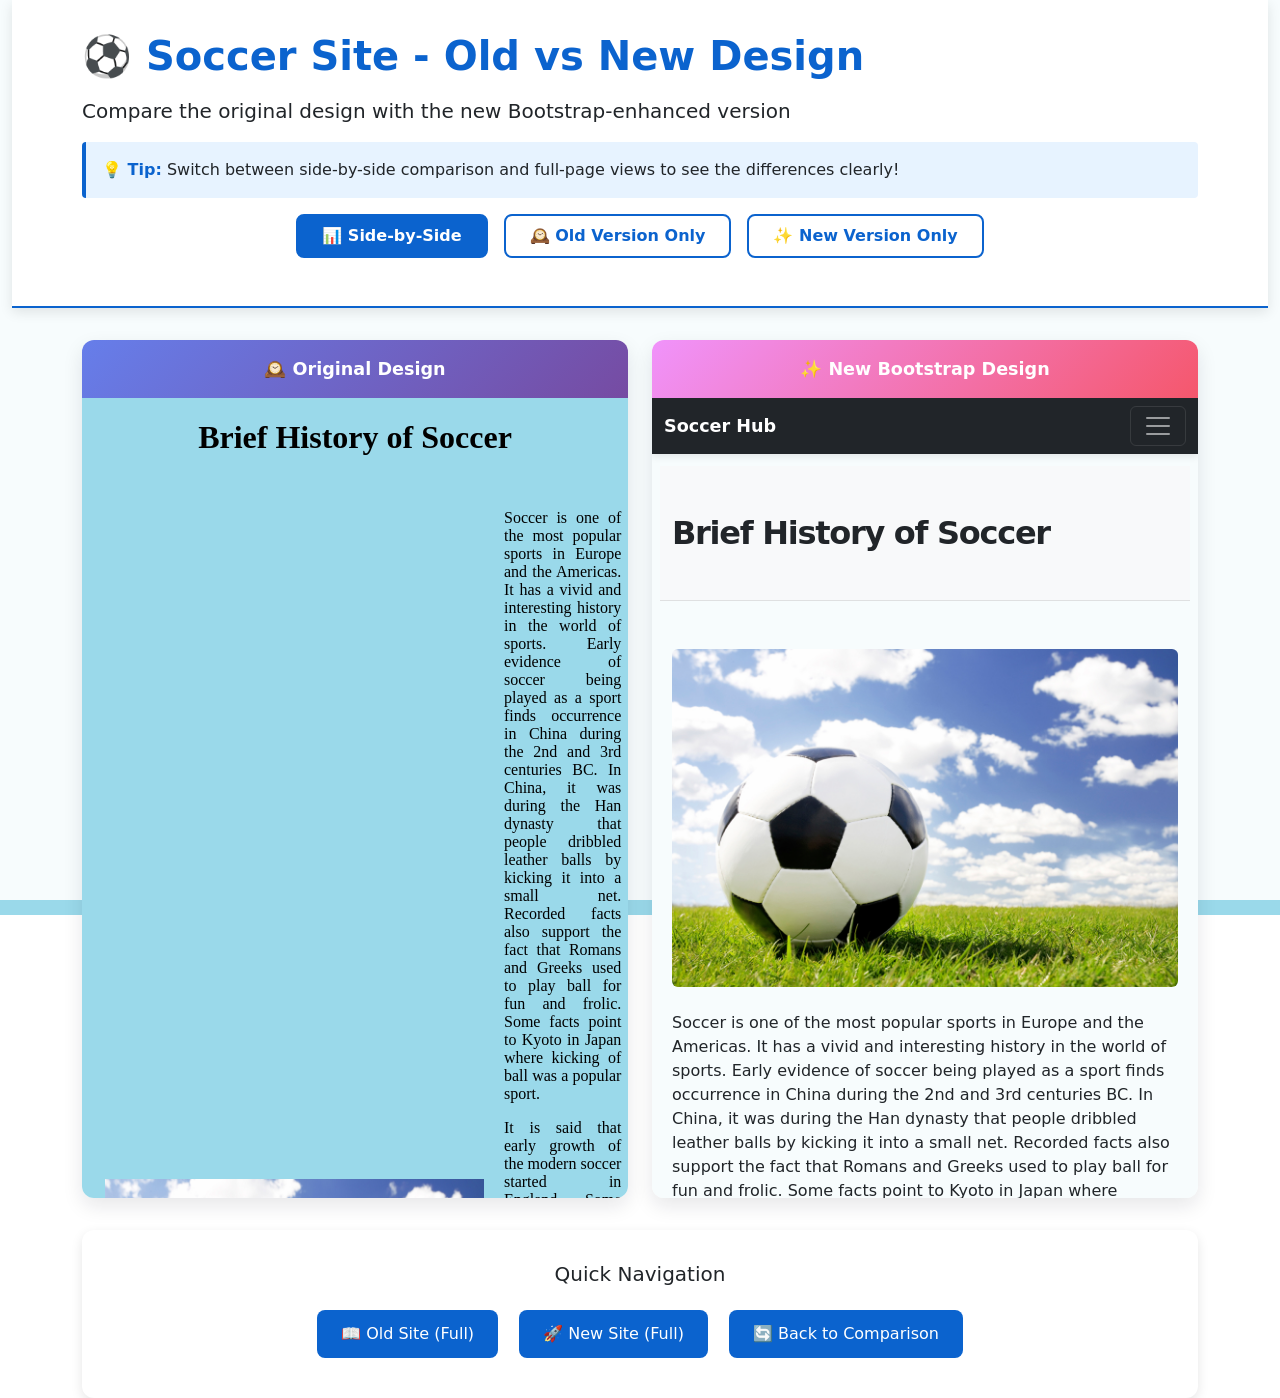
<file: index.html>
<!DOCTYPE html>
<html lang="en">
<head>
  <meta charset="utf-8">
  <meta name="viewport" content="width=device-width, initial-scale=1.0">
  <title>Soccer Site - Old vs New Comparison</title>
  <link href="https://cdn.jsdelivr.net/npm/bootstrap@5.3.0/dist/css/bootstrap.min.css" rel="stylesheet">
  <style>
    :root {
      --primary-color: #0b63ce;
    }

    body {
      background: linear-gradient(180deg, rgba(255,255,255,0.92), rgba(255,255,255,0.92)),
        url("site-new/Image/background.jpg") center/cover no-repeat fixed;
      background-attachment: fixed;
    }

    .comparison-header {
      background: white;
      border-bottom: 2px solid var(--primary-color);
      padding: 2rem 1rem;
      margin-bottom: 2rem;
      box-shadow: 0 4px 12px rgba(0, 0, 0, 0.1);
    }

    .comparison-header h1 {
      color: var(--primary-color);
      font-weight: 700;
      margin-bottom: 1rem;
    }

    .view-controls {
      display: flex;
      gap: 1rem;
      flex-wrap: wrap;
      justify-content: center;
      margin-bottom: 1rem;
    }

    .view-btn {
      padding: 0.5rem 1.5rem;
      border: 2px solid var(--primary-color);
      background: white;
      color: var(--primary-color);
      border-radius: 0.5rem;
      cursor: pointer;
      font-weight: 600;
      transition: all 0.2s;
      text-decoration: none;
      display: inline-block;
    }

    .view-btn:hover,
    .view-btn.active {
      background: var(--primary-color);
      color: white;
    }

    .comparison-container {
      display: grid;
      grid-template-columns: 1fr 1fr;
      gap: 1.5rem;
      margin-bottom: 2rem;
    }

    .version-panel {
      background: white;
      border-radius: 0.75rem;
      overflow: hidden;
      box-shadow: 0 8px 20px rgba(15, 23, 42, 0.1);
    }

    .version-label {
      background: linear-gradient(135deg, #667eea 0%, #764ba2 100%);
      color: white;
      padding: 1rem;
      text-align: center;
      font-weight: 700;
      font-size: 1.1rem;
    }

    .version-panel:nth-child(2) .version-label {
      background: linear-gradient(135deg, #f093fb 0%, #f5576c 100%);
    }

    iframe {
      width: 100%;
      height: 800px;
      border: none;
      display: block;
    }

    .single-view {
      max-width: 1200px;
      margin: 0 auto;
      background: white;
      border-radius: 0.75rem;
      box-shadow: 0 8px 20px rgba(15, 23, 42, 0.1);
      overflow: hidden;
    }

    .single-view .version-label {
      background: linear-gradient(135deg, #667eea 0%, #764ba2 100%);
    }

    .single-view.new .version-label {
      background: linear-gradient(135deg, #f093fb 0%, #f5576c 100%);
    }

    .single-view iframe {
      height: 1000px;
    }

    .info-banner {
      background: #e7f3ff;
      border-left: 4px solid var(--primary-color);
      padding: 1rem;
      margin-bottom: 1rem;
      border-radius: 0.25rem;
    }

    .info-banner strong {
      color: var(--primary-color);
    }

    @media (max-width: 1024px) {
      .comparison-container {
        grid-template-columns: 1fr;
      }

      .view-controls {
        justify-content: flex-start;
      }
    }

    .footer-nav {
      text-align: center;
      margin-top: 2rem;
      padding: 2rem 1rem;
      background: white;
      border-radius: 0.75rem;
      box-shadow: 0 4px 12px rgba(0, 0, 0, 0.1);
    }

    .footer-nav a {
      display: inline-block;
      margin: 0.5rem;
      padding: 0.75rem 1.5rem;
      background: var(--primary-color);
      color: white;
      text-decoration: none;
      border-radius: 0.5rem;
      transition: background 0.2s;
    }

    .footer-nav a:hover {
      background: #0951a4;
    }
  </style>
</head>
<body>
  <div class="container-fluid">
    <div class="comparison-header">
      <div class="container">
        <h1>⚽ Soccer Site - Old vs New Design</h1>
        <p class="lead mb-3">Compare the original design with the new Bootstrap-enhanced version</p>
        
        <div class="info-banner">
          <strong>💡 Tip:</strong> Switch between side-by-side comparison and full-page views to see the differences clearly!
        </div>

        <div class="view-controls">
          <button class="view-btn active" onclick="showComparison()">📊 Side-by-Side</button>
          <button class="view-btn" onclick="showOldOnly()">🕰️ Old Version Only</button>
          <button class="view-btn" onclick="showNewOnly()">✨ New Version Only</button>
        </div>
      </div>
    </div>

    <div class="container">
      <!-- Side-by-side comparison view -->
      <div id="comparisonView" class="comparison-container">
        <div class="version-panel">
          <div class="version-label">🕰️ Original Design</div>
          <iframe src="site-old/Soccer.htm" title="Original Soccer Site"></iframe>
        </div>
        <div class="version-panel">
          <div class="version-label">✨ New Bootstrap Design</div>
          <iframe src="site-new/Soccer.htm" title="New Soccer Site with Bootstrap"></iframe>
        </div>
      </div>

      <!-- Old version only view -->
      <div id="oldOnlyView" class="single-view" style="display: none;">
        <div class="version-label">🕰️ Original Design</div>
        <iframe src="site-old/Soccer.htm" title="Original Soccer Site"></iframe>
      </div>

      <!-- New version only view -->
      <div id="newOnlyView" class="single-view new" style="display: none;">
        <div class="version-label">✨ New Bootstrap Design</div>
        <iframe src="site-new/Soccer.htm" title="New Soccer Site with Bootstrap"></iframe>
      </div>

      <!-- Navigation footer -->
      <div class="footer-nav">
        <h5 class="mb-3">Quick Navigation</h5>
        <a href="site-old/Soccer.htm" target="_blank">📖 Old Site (Full)</a>
        <a href="site-new/Soccer.htm" target="_blank">🚀 New Site (Full)</a>
        <a href="#" onclick="showComparison(); return false;">🔄 Back to Comparison</a>
      </div>
    </div>
  </div>

  <script>
    function showComparison() {
      document.getElementById('comparisonView').style.display = 'grid';
      document.getElementById('oldOnlyView').style.display = 'none';
      document.getElementById('newOnlyView').style.display = 'none';
      updateButtonStates('comparison');
    }

    function showOldOnly() {
      document.getElementById('comparisonView').style.display = 'none';
      document.getElementById('oldOnlyView').style.display = 'block';
      document.getElementById('newOnlyView').style.display = 'none';
      updateButtonStates('old');
    }

    function showNewOnly() {
      document.getElementById('comparisonView').style.display = 'none';
      document.getElementById('oldOnlyView').style.display = 'none';
      document.getElementById('newOnlyView').style.display = 'block';
      updateButtonStates('new');
    }

    function updateButtonStates(view) {
      const buttons = document.querySelectorAll('.view-btn');
      buttons.forEach(btn => btn.classList.remove('active'));
      
      if (view === 'comparison') buttons[0].classList.add('active');
      else if (view === 'old') buttons[1].classList.add('active');
      else if (view === 'new') buttons[2].classList.add('active');
    }
  </script>

  <script src="https://cdn.jsdelivr.net/npm/bootstrap@5.3.0/dist/js/bootstrap.bundle.min.js"></script>
</body>
</html>
</file>
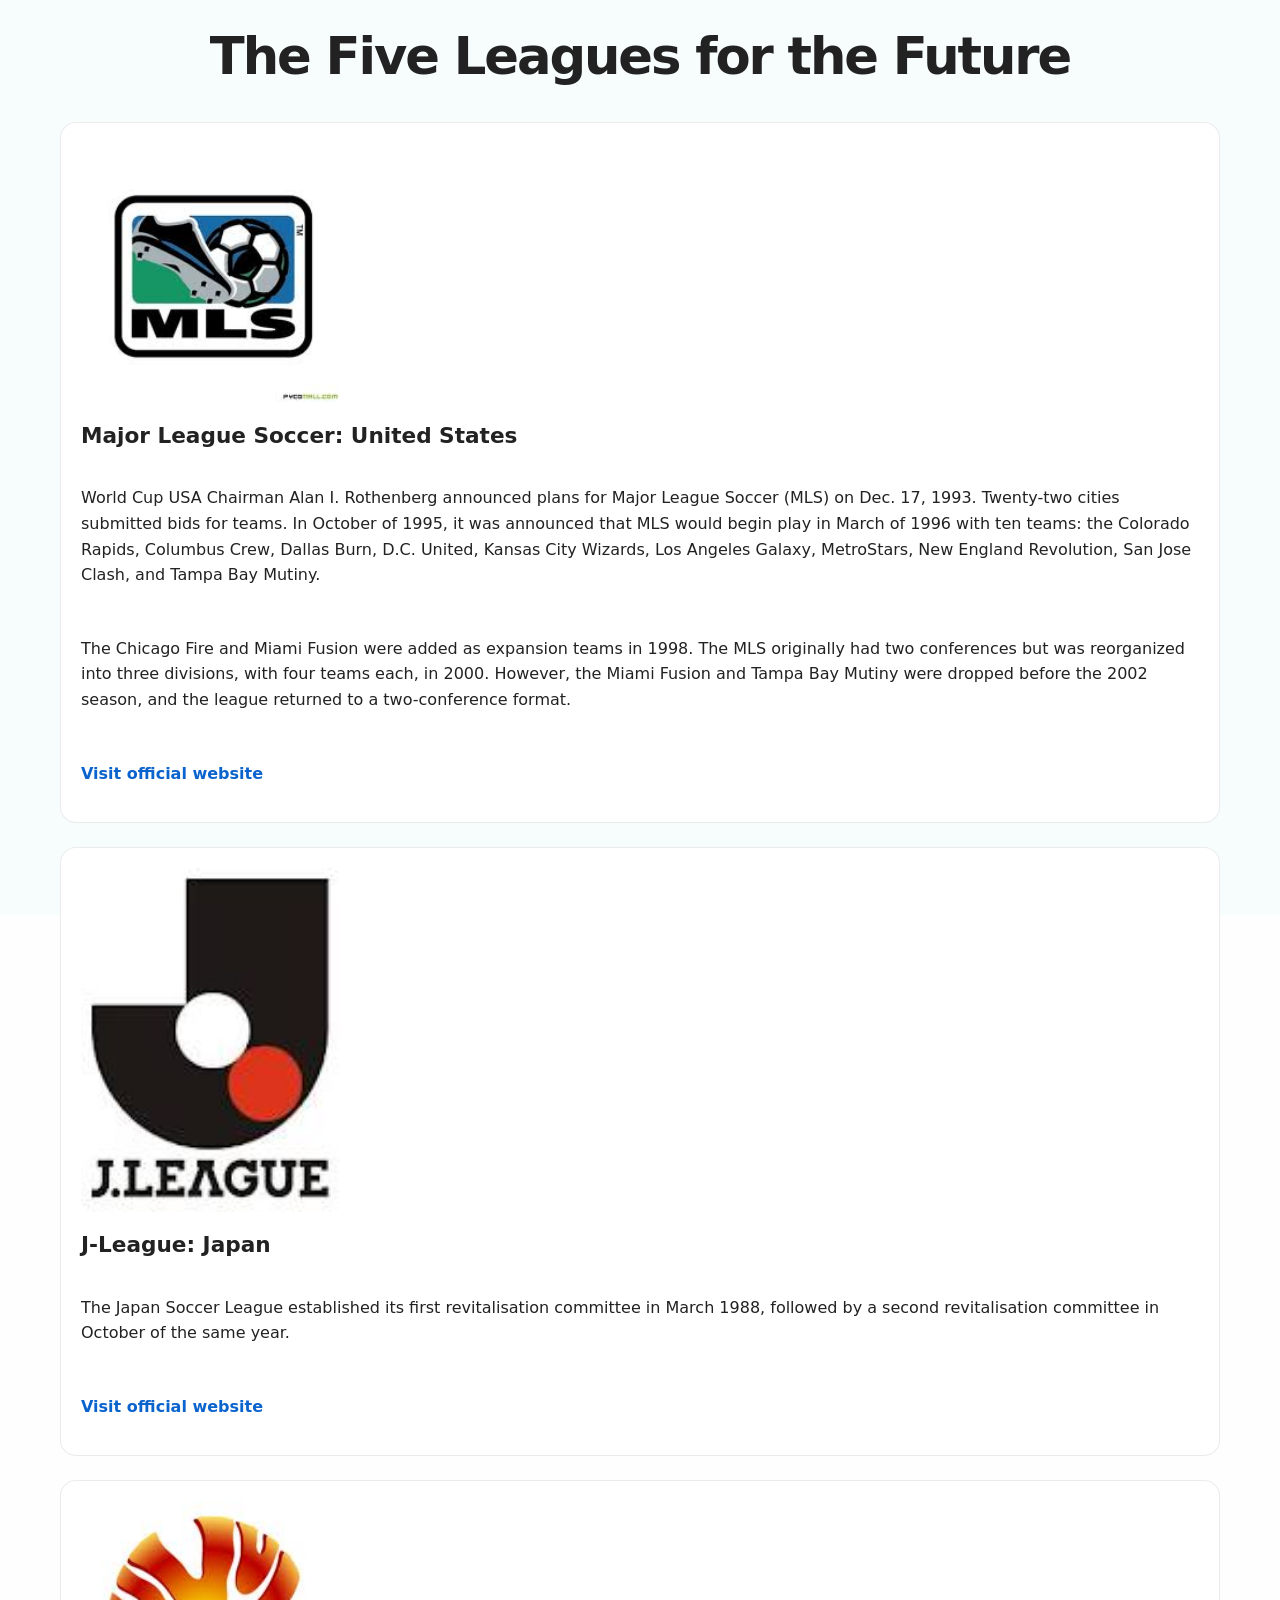
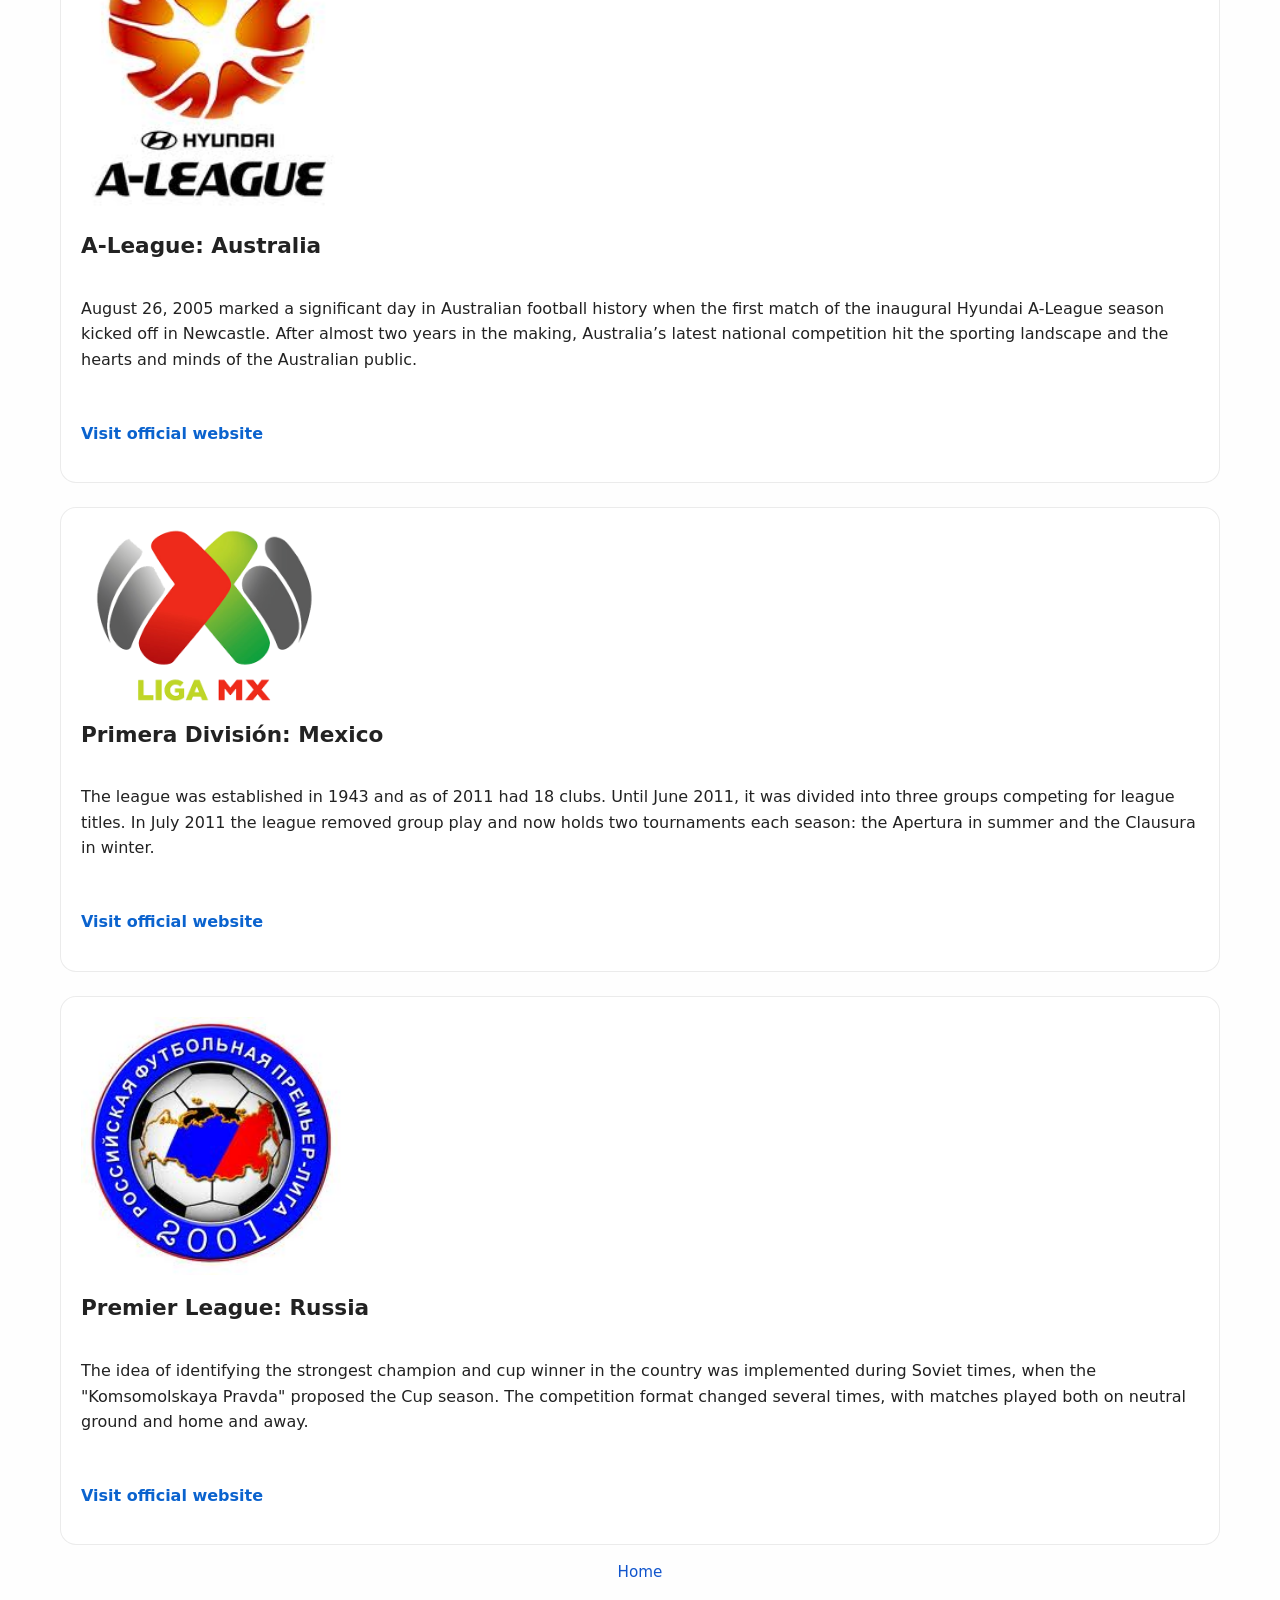
<file: futureleagues.htm>
<!DOCTYPE html>
<html lang="en">
<head>
  <meta charset="utf-8">
  <meta name="viewport" content="width=device-width, initial-scale=1.0">
  <title>The Future Leagues</title>
  <link rel="stylesheet" href="style.css">
</head>
<body>
  <div class="page-wrapper">
    <header class="site-header">
      <h1>The Five Leagues for the Future</h1>
    </header>

    <main>
      <section class="league-grid">
        <article class="league">
          <div class="league-meta">
            <div class="league-image">
              <a href="http://www.mlssoccer.com/" target="_blank" rel="noopener">
                <img src="Image/mjs.jpg" alt="Major League Soccer logo">
              </a>
            </div>
            <h2>Major League Soccer: United States</h2>
          </div>
          <p>World Cup USA Chairman Alan I. Rothenberg announced plans for Major League Soccer (MLS) on Dec. 17, 1993. Twenty-two cities submitted bids for teams. In October of 1995, it was announced that MLS would begin play in March of 1996 with ten teams: the Colorado Rapids, Columbus Crew, Dallas Burn, D.C. United, Kansas City Wizards, Los Angeles Galaxy, MetroStars, New England Revolution, San Jose Clash, and Tampa Bay Mutiny.</p>
          <p>The Chicago Fire and Miami Fusion were added as expansion teams in 1998. The MLS originally had two conferences but was reorganized into three divisions, with four teams each, in 2000. However, the Miami Fusion and Tampa Bay Mutiny were dropped before the 2002 season, and the league returned to a two-conference format.</p>
          <p><a class="league-link" href="http://www.mlssoccer.com/" target="_blank" rel="noopener">Visit official website</a></p>
        </article>

        <article class="league">
          <div class="league-meta">
            <div class="league-image">
              <a href="https://en.wikipedia.org/wiki/J1_League" target="_blank" rel="noopener">
                <img src="Image/j-league.jpg" alt="J-League logo">
              </a>
            </div>
            <h2>J-League: Japan</h2>
          </div>
          <p>The Japan Soccer League established its first revitalisation committee in March 1988, followed by a second revitalisation committee in October of the same year.</p>
          <p><a class="league-link" href="https://en.wikipedia.org/wiki/J1_League" target="_blank" rel="noopener">Visit official website</a></p>
        </article>

        <article class="league">
          <div class="league-meta">
            <div class="league-image">
              <a href="https://aleagues.com.au/" target="_blank" rel="noopener">
                <img src="Image/A-league.jpg" alt="A-League logo">
              </a>
            </div>
            <h2>A-League: Australia</h2>
          </div>
          <p>August 26, 2005 marked a significant day in Australian football history when the first match of the inaugural Hyundai A-League season kicked off in Newcastle. After almost two years in the making, Australia’s latest national competition hit the sporting landscape and the hearts and minds of the Australian public.</p>
          <p><a class="league-link" href="https://aleagues.com.au/" target="_blank" rel="noopener">Visit official website</a></p>
        </article>

        <article class="league">
          <div class="league-meta">
            <div class="league-image">
              <a href="https://ligamx.net/" target="_blank" rel="noopener">
                <img src="Image/Liga_MX_logo.png" alt="Liga MX logo">
              </a>
            </div>
            <h2>Primera División: Mexico</h2>
          </div>
          <p>The league was established in 1943 and as of 2011 had 18 clubs. Until June 2011, it was divided into three groups competing for league titles. In July 2011 the league removed group play and now holds two tournaments each season: the Apertura in summer and the Clausura in winter.</p>
          <p><a class="league-link" href="https://ligamx.net/" target="_blank" rel="noopener">Visit official website</a></p>
        </article>

        <article class="league">
          <div class="league-meta">
            <div class="league-image">
              <a href="https://en.wikipedia.org/wiki/Russian_Premier_League" target="_blank" rel="noopener">
                <img src="Image/premier league.jpg" alt="Russian Premier League logo">
              </a>
            </div>
            <h2>Premier League: Russia</h2>
          </div>
          <p>The idea of identifying the strongest champion and cup winner in the country was implemented during Soviet times, when the "Komsomolskaya Pravda" proposed the Cup season. The competition format changed several times, with matches played both on neutral ground and home and away.</p>
          <p><a class="league-link" href="https://en.wikipedia.org/wiki/Russian_Premier_League" target="_blank" rel="noopener">Visit official website</a></p>
        </article>
      </section>
    </main>

    <footer class="site-footer">
      <p><a href="Soccer.htm">Home</a></p>
    </footer>
  </div>
</body>
</html>
</file>
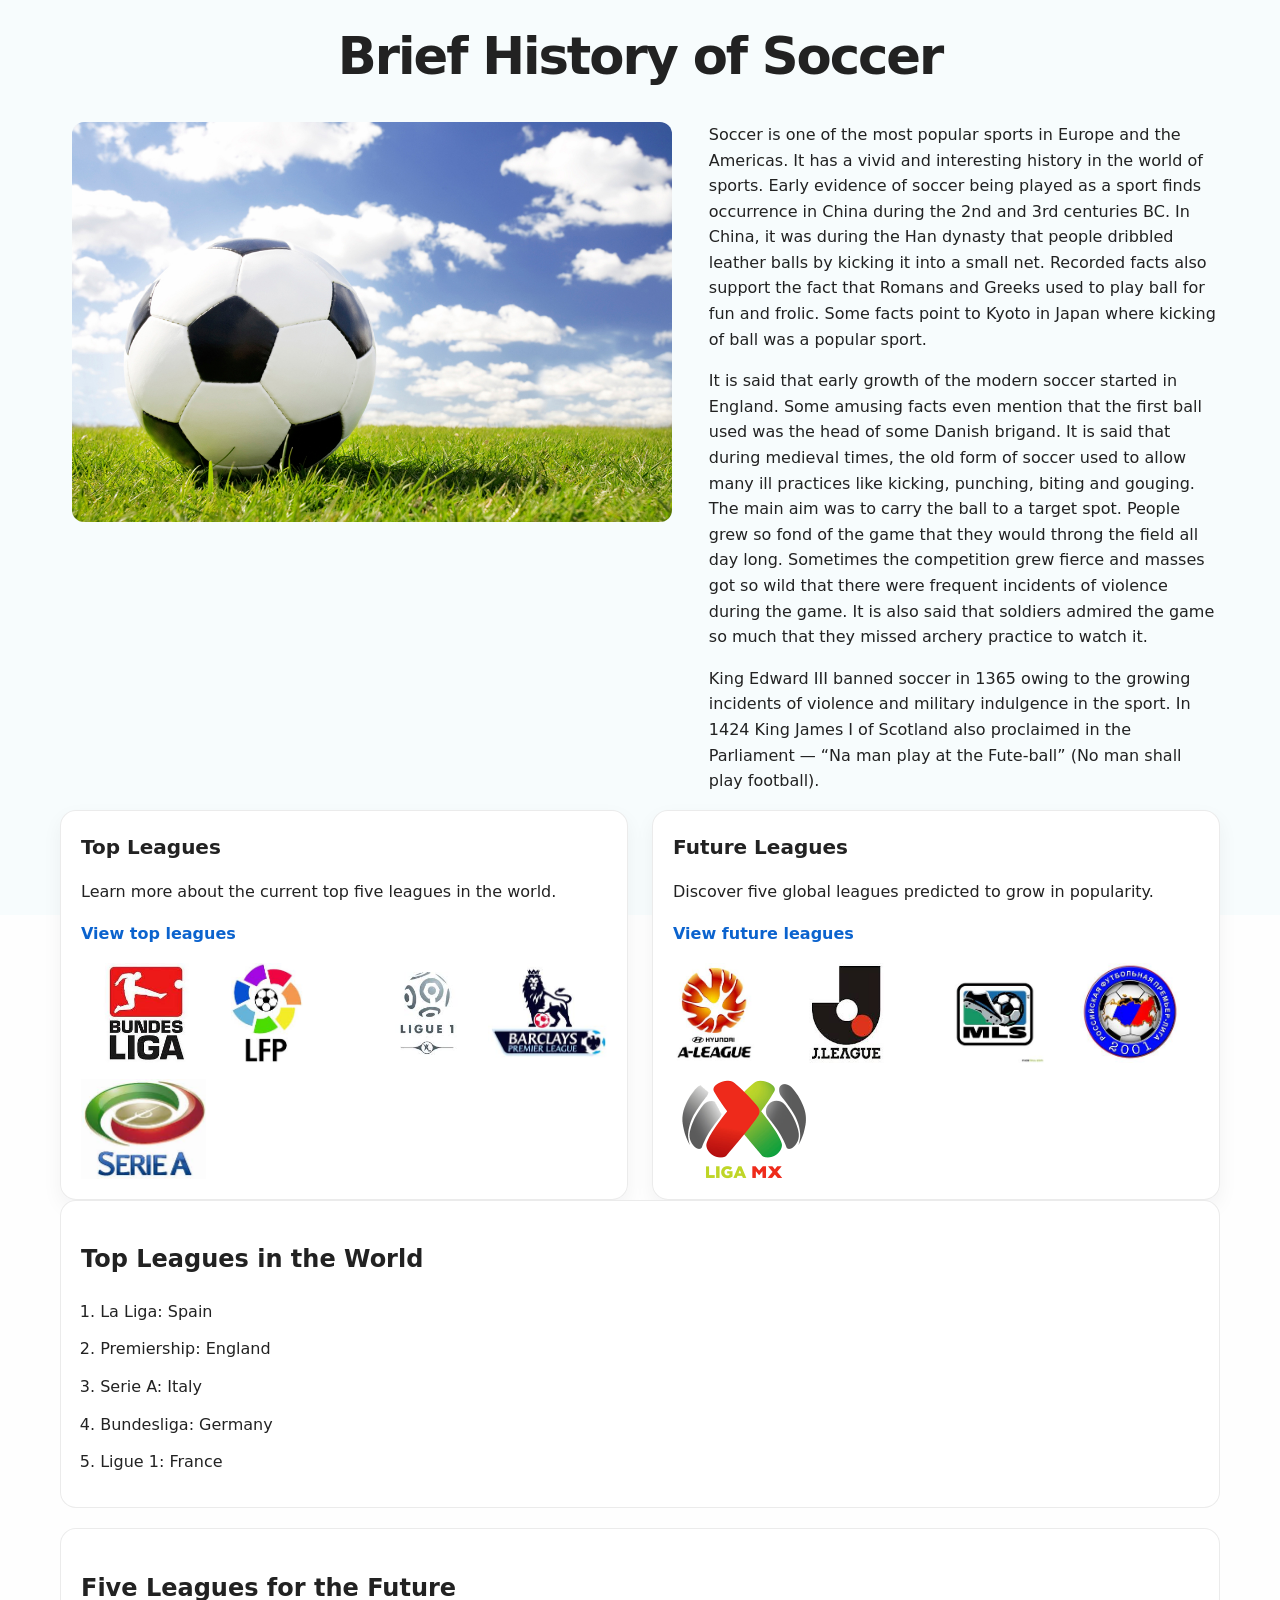
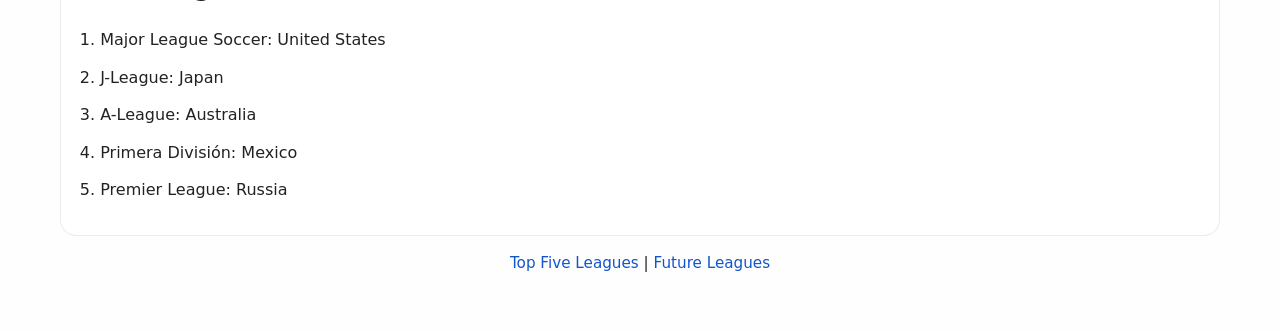
<file: Soccer.htm>
<!DOCTYPE html>
<html lang="en">
<head>
  <meta charset="utf-8">
  <meta name="viewport" content="width=device-width, initial-scale=1.0">
  <title>Brief History of Soccer</title>
  <link rel="stylesheet" href="style.css">
</head>
<body>
  <div class="page-wrapper">
    <header class="site-header">
      <h1>Brief History of Soccer</h1>
    </header>

    <main>
      <section class="main-grid">
        <div class="hero-image">
          <img src="Image/soccer.jpg" alt="A soccer scene with players and ball">
        </div>
        <div class="content">
          <p>Soccer is one of the most popular sports in Europe and the Americas. It has a vivid and interesting history in the world of sports. Early evidence of soccer being played as a sport finds occurrence in China during the 2nd and 3rd centuries BC. In China, it was during the Han dynasty that people dribbled leather balls by kicking it into a small net. Recorded facts also support the fact that Romans and Greeks used to play ball for fun and frolic. Some facts point to Kyoto in Japan where kicking of ball was a popular sport.</p>
          <p>It is said that early growth of the modern soccer started in England. Some amusing facts even mention that the first ball used was the head of some Danish brigand. It is said that during medieval times, the old form of soccer used to allow many ill practices like kicking, punching, biting and gouging. The main aim was to carry the ball to a target spot. People grew so fond of the game that they would throng the field all day long. Sometimes the competition grew fierce and masses got so wild that there were frequent incidents of violence during the game. It is also said that soldiers admired the game so much that they missed archery practice to watch it.</p>
          <p>King Edward III banned soccer in 1365 owing to the growing incidents of violence and military indulgence in the sport. In 1424 King James I of Scotland also proclaimed in the Parliament — “Na man play at the Fute-ball” (No man shall play football).</p>
        </div>
      </section>

      <section class="card-grid">
        <div class="card">
          <h2>Top Leagues</h2>
          <p>Learn more about the current top five leagues in the world.</p>
          <p><a class="text-link" href="topfiveleagues.htm">View top leagues</a></p>
          <div class="league-logos">
            <img src="Image/bundesliga.jpg" alt="Bundesliga logo">
            <img src="Image/laliga.jpg" alt="La Liga logo">
            <img src="Image/lique1.jpg" alt="Ligue 1 logo">
            <img src="Image/Premership.jpg" alt="Premier League logo">
            <img src="Image/SeriA.jpg" alt="Serie A logo">
          </div>
        </div>

        <div class="card">
          <h2>Future Leagues</h2>
          <p>Discover five global leagues predicted to grow in popularity.</p>
          <p><a class="text-link" href="futureleagues.htm">View future leagues</a></p>
          <div class="league-logos">
            <img src="Image/A-league.jpg" alt="A-League logo">
            <img src="Image/j-league.jpg" alt="J-League logo">
            <img src="Image/mjs.jpg" alt="Major League Soccer logo">
            <img src="Image/premier league.jpg" alt="Russian Premier League logo">
            <img src="Image/Liga_MX_logo.png" alt="Liga MX logo">
          </div>
        </div>
      </section>

      <section class="top-list">
        <article>
          <h2>Top Leagues in the World</h2>
          <ol>
            <li>La Liga: Spain</li>
            <li>Premiership: England</li>
            <li>Serie A: Italy</li>
            <li>Bundesliga: Germany</li>
            <li>Ligue 1: France</li>
          </ol>
        </article>

        <article>
          <h2>Five Leagues for the Future</h2>
          <ol>
            <li>Major League Soccer: United States</li>
            <li>J-League: Japan</li>
            <li>A-League: Australia</li>
            <li>Primera División: Mexico</li>
            <li>Premier League: Russia</li>
          </ol>
        </article>
      </section>
    </main>

    <footer class="site-footer">
      <p><a href="topfiveleagues.htm">Top Five Leagues</a> | <a href="futureleagues.htm">Future Leagues</a></p>
    </footer>
  </div>
</body>
</html>
</file>
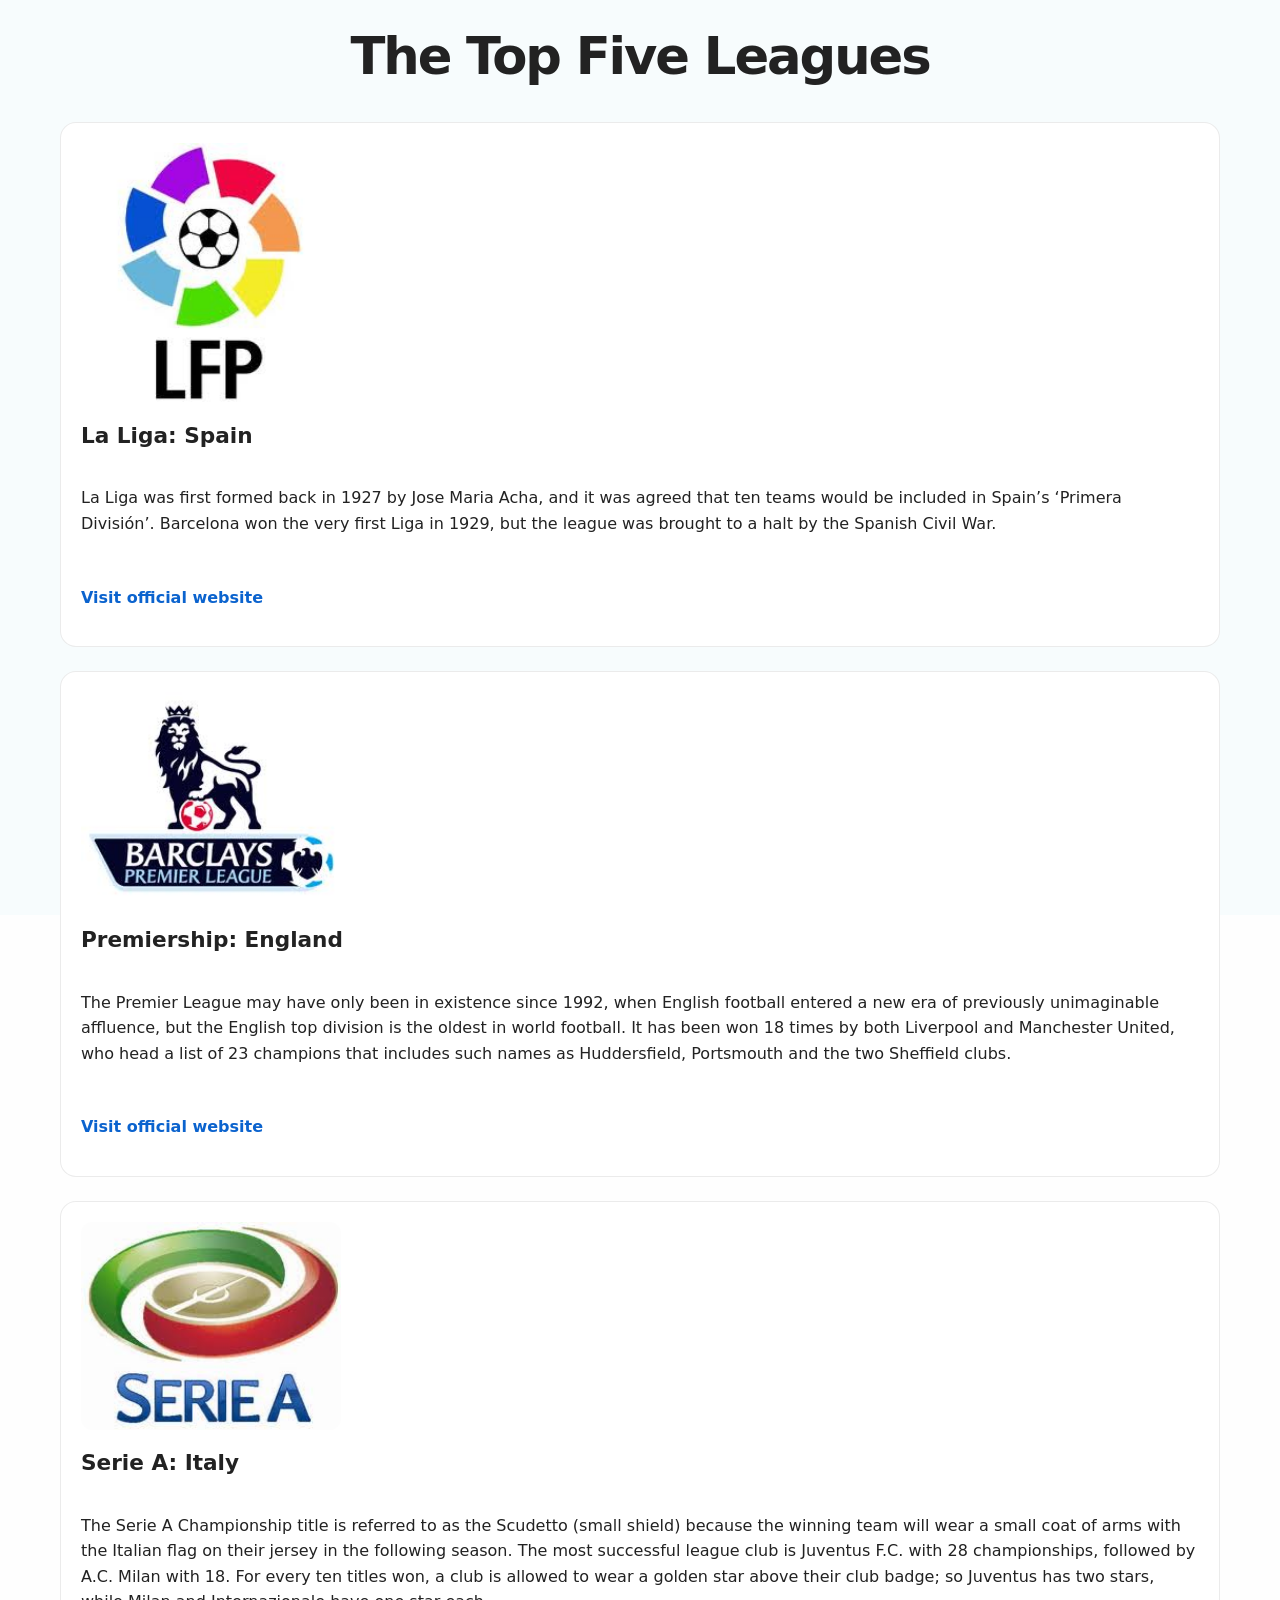
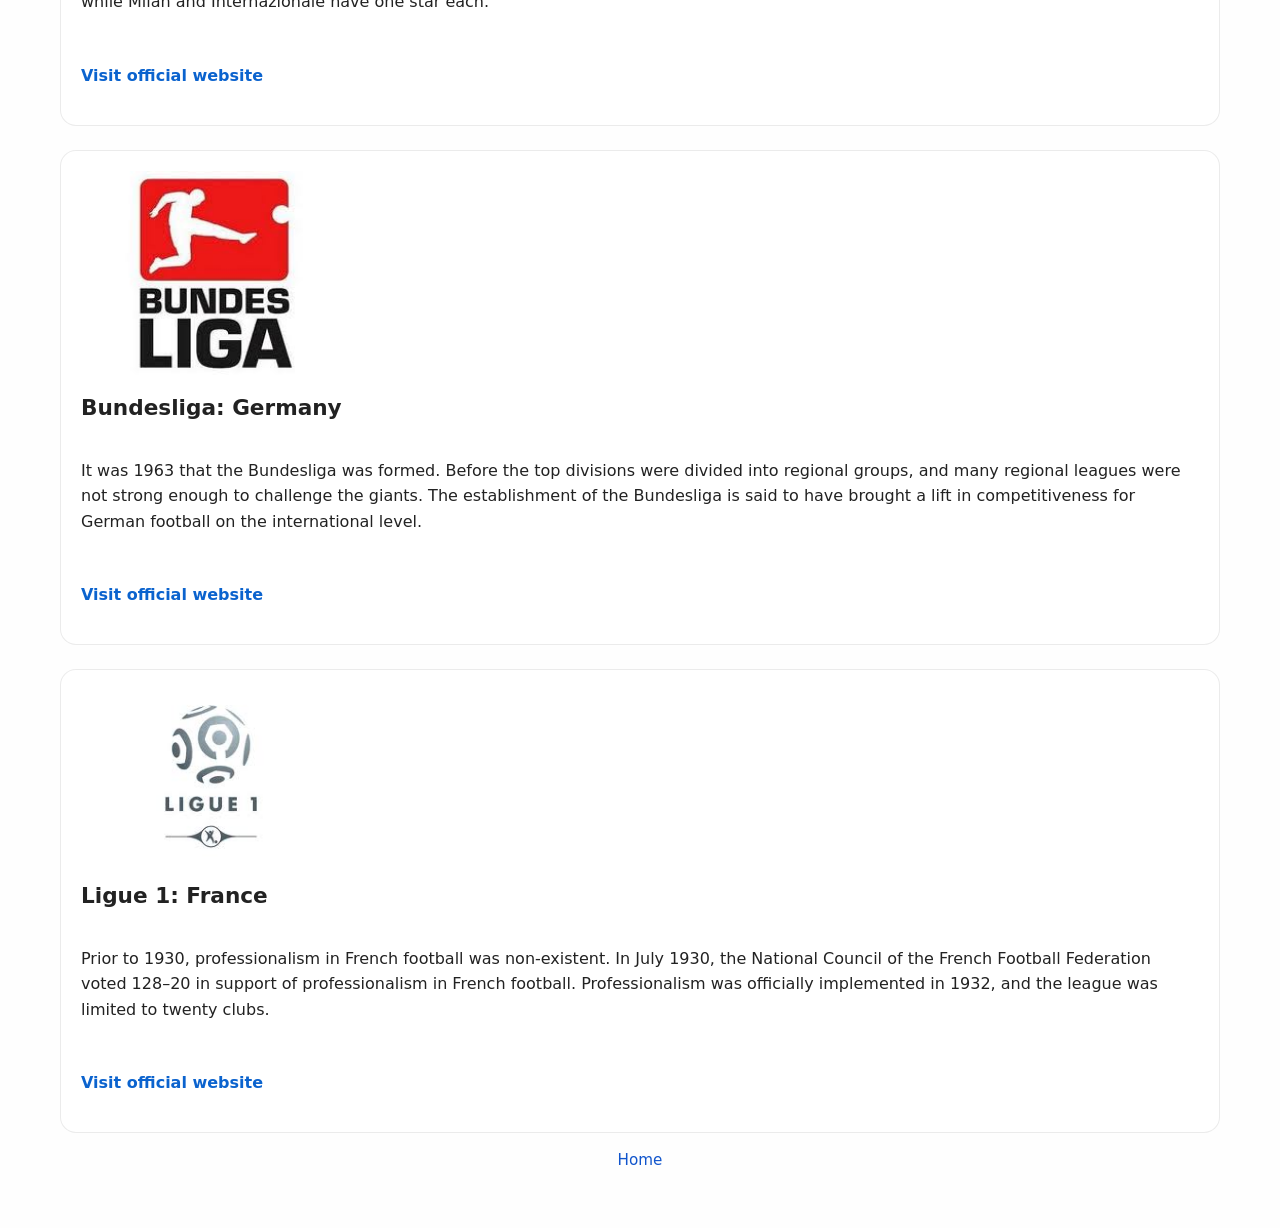
<file: topfiveleagues.htm>
<!DOCTYPE html>
<html lang="en">
<head>
  <meta charset="utf-8">
  <meta name="viewport" content="width=device-width, initial-scale=1.0">
  <title>The Top Five Leagues</title>
  <link rel="stylesheet" href="style.css">
</head>
<body>
  <div class="page-wrapper">
    <header class="site-header">
      <h1>The Top Five Leagues</h1>
    </header>

    <main>
      <section class="league-grid">
        <article class="league">
          <div class="league-meta">
            <div class="league-image">
              <a href="https://www.laliga.com/en-GB" target="_blank" rel="noopener">
                <img src="Image/laliga.jpg" alt="La Liga logo">
              </a>
            </div>
            <h2>La Liga: Spain</h2>
          </div>
          <p>La Liga was first formed back in 1927 by Jose Maria Acha, and it was agreed that ten teams would be included in Spain’s ‘Primera División’. Barcelona won the very first Liga in 1929, but the league was brought to a halt by the Spanish Civil War.</p>
          <p><a class="league-link" href="https://www.laliga.com/en-GB" target="_blank" rel="noopener">Visit official website</a></p>
        </article>

        <article class="league">
          <div class="league-meta">
            <div class="league-image">
              <a href="https://www.premierleague.com/" target="_blank" rel="noopener">
                <img src="Image/Premership.jpg" alt="Premier League logo">
              </a>
            </div>
            <h2>Premiership: England</h2>
          </div>
          <p>The Premier League may have only been in existence since 1992, when English football entered a new era of previously unimaginable affluence, but the English top division is the oldest in world football. It has been won 18 times by both Liverpool and Manchester United, who head a list of 23 champions that includes such names as Huddersfield, Portsmouth and the two Sheffield clubs.</p>
          <p><a class="league-link" href="https://www.premierleague.com/" target="_blank" rel="noopener">Visit official website</a></p>
        </article>

        <article class="league">
          <div class="league-meta">
            <div class="league-image">
              <a href="http://www.football-italia.net/" target="_blank" rel="noopener">
                <img src="Image/SeriA.jpg" alt="Serie A logo">
              </a>
            </div>
            <h2>Serie A: Italy</h2>
          </div>
          <p>The Serie A Championship title is referred to as the Scudetto (small shield) because the winning team will wear a small coat of arms with the Italian flag on their jersey in the following season. The most successful league club is Juventus F.C. with 28 championships, followed by A.C. Milan with 18. For every ten titles won, a club is allowed to wear a golden star above their club badge; so Juventus has two stars, while Milan and Internazionale have one star each.</p>
          <p><a class="league-link" href="http://www.football-italia.net/" target="_blank" rel="noopener">Visit official website</a></p>
        </article>

        <article class="league">
          <div class="league-meta">
            <div class="league-image">
              <a href="http://www.bundesliga.com/en/" target="_blank" rel="noopener">
                <img src="Image/bundesliga.jpg" alt="Bundesliga logo">
              </a>
            </div>
            <h2>Bundesliga: Germany</h2>
          </div>
          <p>It was 1963 that the Bundesliga was formed. Before the top divisions were divided into regional groups, and many regional leagues were not strong enough to challenge the giants. The establishment of the Bundesliga is said to have brought a lift in competitiveness for German football on the international level.</p>
          <p><a class="league-link" href="http://www.bundesliga.com/en/" target="_blank" rel="noopener">Visit official website</a></p>
        </article>

        <article class="league">
          <div class="league-meta">
            <div class="league-image">
              <a href="http://www.ligue1.com/" target="_blank" rel="noopener">
                <img src="Image/lique1.jpg" alt="Ligue 1 logo">
              </a>
            </div>
            <h2>Ligue 1: France</h2>
          </div>
          <p>Prior to 1930, professionalism in French football was non-existent. In July 1930, the National Council of the French Football Federation voted 128–20 in support of professionalism in French football. Professionalism was officially implemented in 1932, and the league was limited to twenty clubs.</p>
          <p><a class="league-link" href="http://www.ligue1.com/" target="_blank" rel="noopener">Visit official website</a></p>
        </article>
      </section>
    </main>

    <footer class="site-footer">
      <p><a href="Soccer.htm">Home</a></p>
    </footer>
  </div>
</body>
</html>
</file>
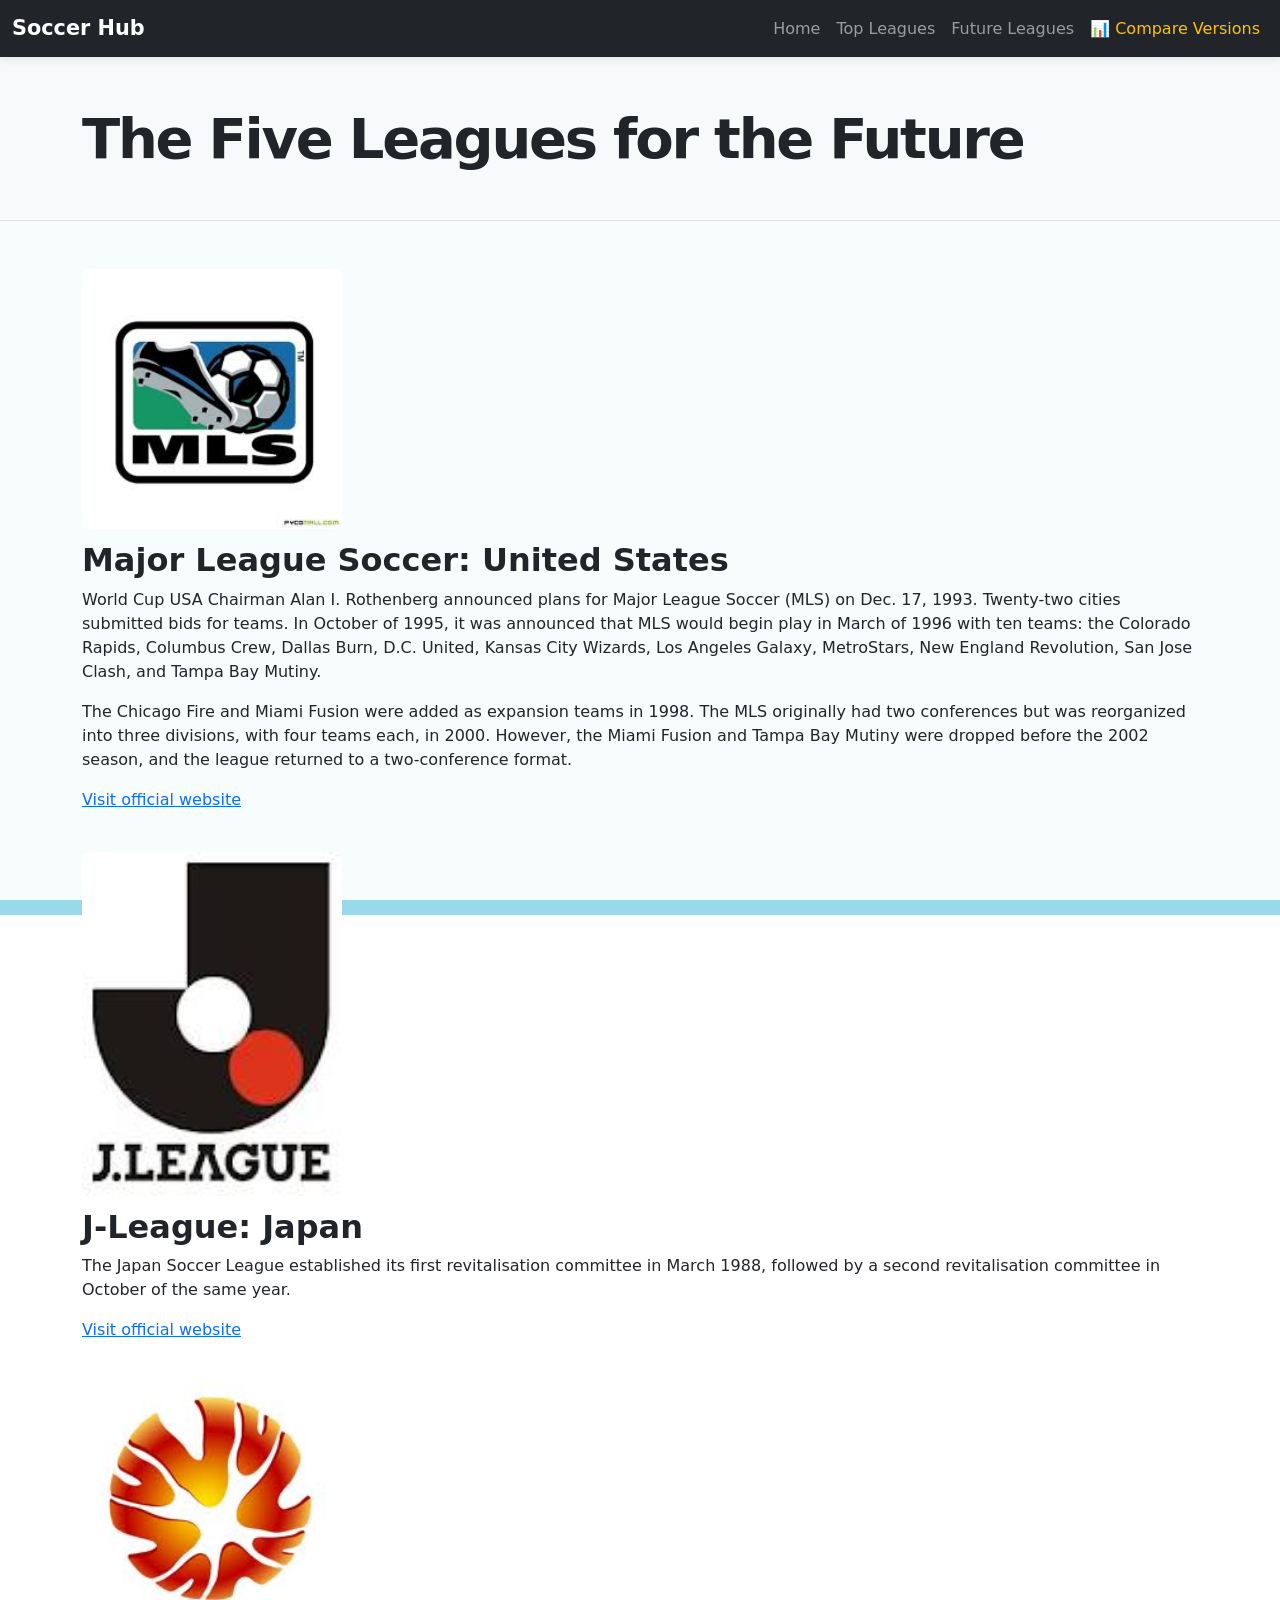
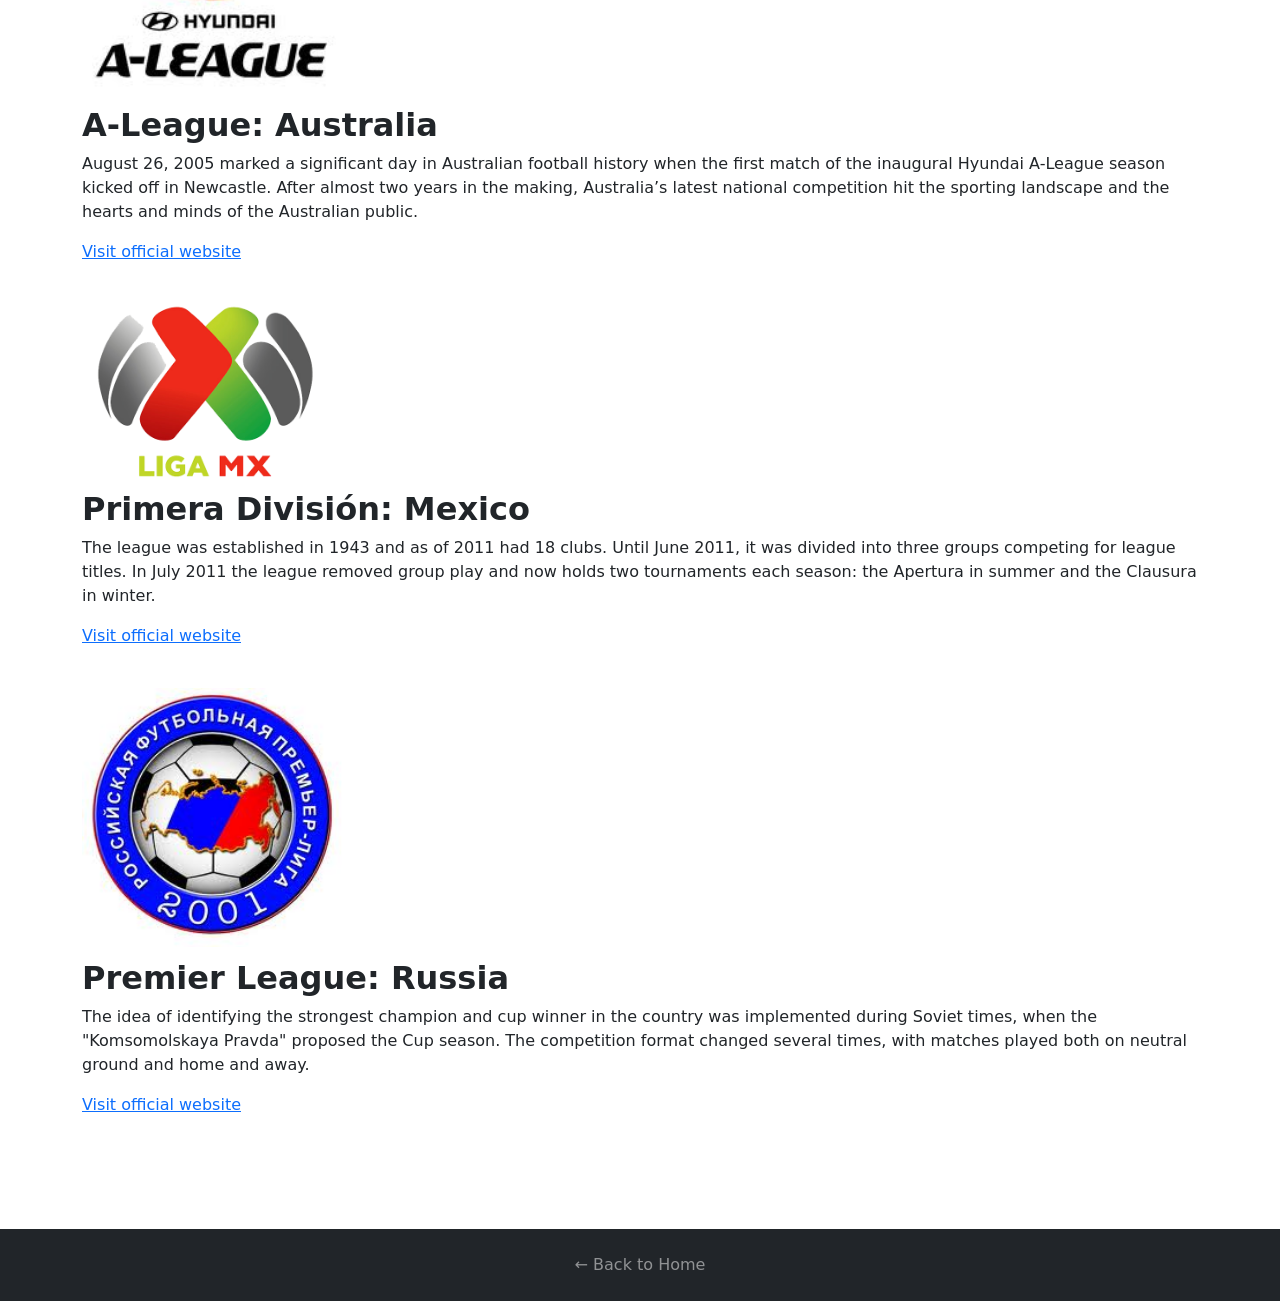
<file: site-new/futureleagues.htm>
<!DOCTYPE html>
<html lang="en">
<head>
  <meta charset="utf-8">
  <meta name="viewport" content="width=device-width, initial-scale=1.0">
  <title>The Future Leagues</title>
  <link href="https://cdn.jsdelivr.net/npm/bootstrap@5.3.0/dist/css/bootstrap.min.css" rel="stylesheet">
  <link rel="stylesheet" href="style.css">
</head>
<body>
  <nav class="navbar navbar-expand-lg navbar-dark bg-dark">
    <div class="container-fluid">
      <a class="navbar-brand" href="Soccer.htm">Soccer Hub</a>
      <button class="navbar-toggler" type="button" data-bs-toggle="collapse" data-bs-target="#navbarNav">
        <span class="navbar-toggler-icon"></span>
      </button>
      <div class="collapse navbar-collapse" id="navbarNav">
        <ul class="navbar-nav ms-auto">
          <li class="nav-item"><a class="nav-link" href="Soccer.htm">Home</a></li>
          <li class="nav-item"><a class="nav-link" href="topfiveleagues.htm">Top Leagues</a></li>
          <li class="nav-item"><a class="nav-link" href="futureleagues.htm">Future Leagues</a></li>
          <li class="nav-item"><a class="nav-link" href="../index.html" style="color: #ffc107 !important;">📊 Compare Versions</a></li>
        </ul>
      </div>
    </div>
  </nav>
  <div class="page-wrapper">
    <header class="site-header py-5 bg-light">
      <div class="container">
        <h1 class="display-4">The Five Leagues for the Future</h1>
      </div>
    </header>

    <main>
      <section class="league-grid py-5">
        <div class="container">
          <div class="row g-4">
        <article class="league">
          <div class="league-meta">
            <div class="league-image">
              <a href="http://www.mlssoccer.com/" target="_blank" rel="noopener">
                <img src="Image/mjs.jpg" alt="Major League Soccer logo">
              </a>
            </div>
            <h2>Major League Soccer: United States</h2>
          </div>
          <p>World Cup USA Chairman Alan I. Rothenberg announced plans for Major League Soccer (MLS) on Dec. 17, 1993. Twenty-two cities submitted bids for teams. In October of 1995, it was announced that MLS would begin play in March of 1996 with ten teams: the Colorado Rapids, Columbus Crew, Dallas Burn, D.C. United, Kansas City Wizards, Los Angeles Galaxy, MetroStars, New England Revolution, San Jose Clash, and Tampa Bay Mutiny.</p>
          <p>The Chicago Fire and Miami Fusion were added as expansion teams in 1998. The MLS originally had two conferences but was reorganized into three divisions, with four teams each, in 2000. However, the Miami Fusion and Tampa Bay Mutiny were dropped before the 2002 season, and the league returned to a two-conference format.</p>
          <p><a class="league-link" href="http://www.mlssoccer.com/" target="_blank" rel="noopener">Visit official website</a></p>
        </article>

        <article class="league">
          <div class="league-meta">
            <div class="league-image">
              <a href="https://en.wikipedia.org/wiki/J1_League" target="_blank" rel="noopener">
                <img src="Image/j-league.jpg" alt="J-League logo">
              </a>
            </div>
            <h2>J-League: Japan</h2>
          </div>
          <p>The Japan Soccer League established its first revitalisation committee in March 1988, followed by a second revitalisation committee in October of the same year.</p>
          <p><a class="league-link" href="https://en.wikipedia.org/wiki/J1_League" target="_blank" rel="noopener">Visit official website</a></p>
        </article>

        <article class="league">
          <div class="league-meta">
            <div class="league-image">
              <a href="https://aleagues.com.au/" target="_blank" rel="noopener">
                <img src="Image/A-league.jpg" alt="A-League logo">
              </a>
            </div>
            <h2>A-League: Australia</h2>
          </div>
          <p>August 26, 2005 marked a significant day in Australian football history when the first match of the inaugural Hyundai A-League season kicked off in Newcastle. After almost two years in the making, Australia’s latest national competition hit the sporting landscape and the hearts and minds of the Australian public.</p>
          <p><a class="league-link" href="https://aleagues.com.au/" target="_blank" rel="noopener">Visit official website</a></p>
        </article>

        <article class="league">
          <div class="league-meta">
            <div class="league-image">
              <a href="https://ligamx.net/" target="_blank" rel="noopener">
                <img src="Image/Liga_MX_logo.png" alt="Liga MX logo">
              </a>
            </div>
            <h2>Primera División: Mexico</h2>
          </div>
          <p>The league was established in 1943 and as of 2011 had 18 clubs. Until June 2011, it was divided into three groups competing for league titles. In July 2011 the league removed group play and now holds two tournaments each season: the Apertura in summer and the Clausura in winter.</p>
          <p><a class="league-link" href="https://ligamx.net/" target="_blank" rel="noopener">Visit official website</a></p>
        </article>

        <article class="league">
          <div class="league-meta">
            <div class="league-image">
              <a href="https://en.wikipedia.org/wiki/Russian_Premier_League" target="_blank" rel="noopener">
                <img src="Image/premier league.jpg" alt="Russian Premier League logo">
              </a>
            </div>
            <h2>Premier League: Russia</h2>
          </div>
          <p>The idea of identifying the strongest champion and cup winner in the country was implemented during Soviet times, when the "Komsomolskaya Pravda" proposed the Cup season. The competition format changed several times, with matches played both on neutral ground and home and away.</p>
          <p><a class="league-link" href="https://en.wikipedia.org/wiki/Russian_Premier_League" target="_blank" rel="noopener">Visit official website</a></p>
        </article>
      </section>
    </main>

    <footer class="site-footer bg-dark text-white py-4 mt-5">
      <div class="container text-center">
        <p class="mb-0"><a href="Soccer.htm" class="text-white-50 text-decoration-none">← Back to Home</a></p>
      </div>
    </footer>
  </div>
  <script src="https://cdn.jsdelivr.net/npm/bootstrap@5.3.0/dist/js/bootstrap.bundle.min.js"></script>
</body>
</html>
</file>
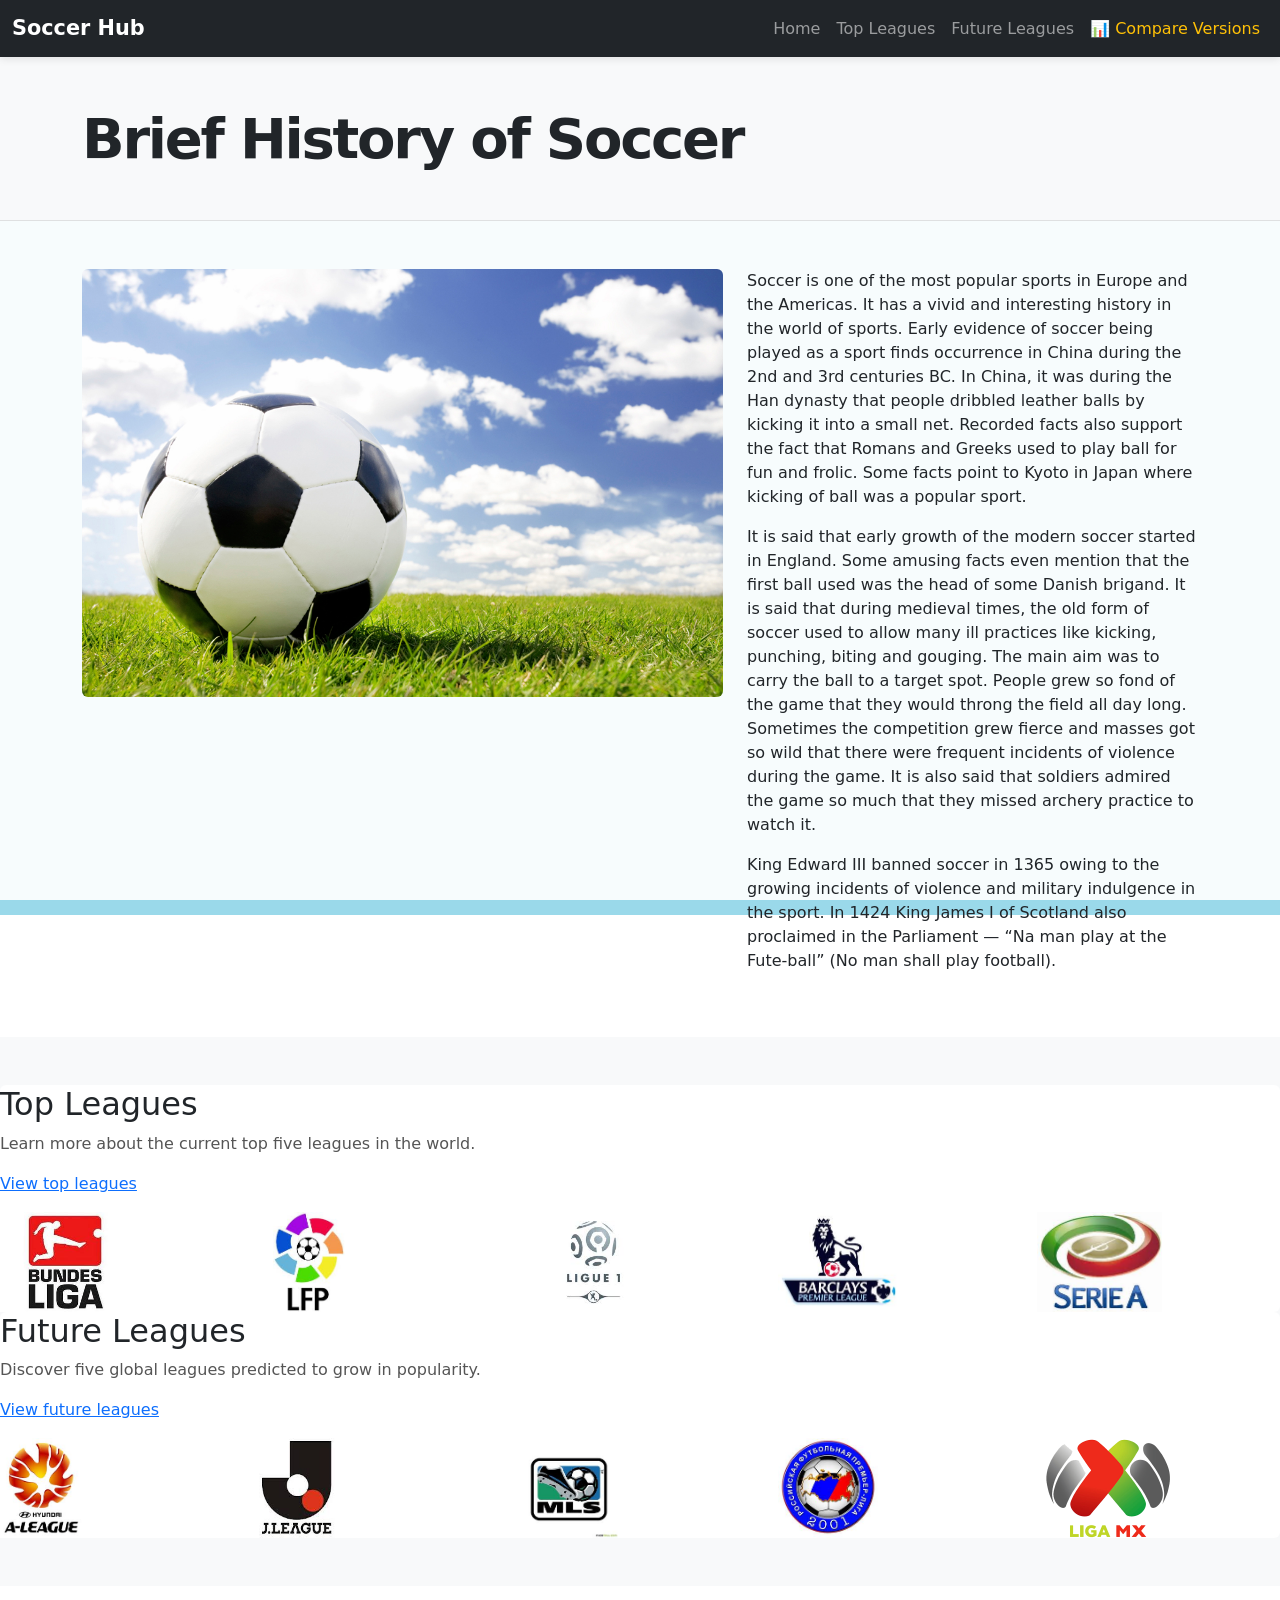
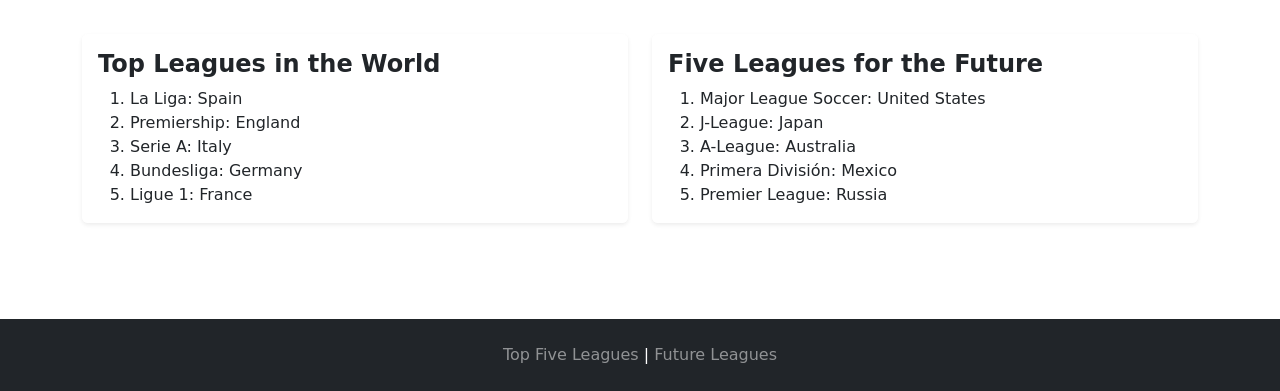
<file: site-new/Soccer.htm>
<!DOCTYPE html>
<html lang="en">
<head>
  <meta charset="utf-8">
  <meta name="viewport" content="width=device-width, initial-scale=1.0">
  <title>Brief History of Soccer</title>
  <link href="https://cdn.jsdelivr.net/npm/bootstrap@5.3.0/dist/css/bootstrap.min.css" rel="stylesheet">
  <link rel="stylesheet" href="style.css">
</head>
<body>
  <nav class="navbar navbar-expand-lg navbar-dark bg-dark">
    <div class="container-fluid">
      <a class="navbar-brand" href="Soccer.htm">Soccer Hub</a>
      <button class="navbar-toggler" type="button" data-bs-toggle="collapse" data-bs-target="#navbarNav">
        <span class="navbar-toggler-icon"></span>
      </button>
      <div class="collapse navbar-collapse" id="navbarNav">
        <ul class="navbar-nav ms-auto">
          <li class="nav-item"><a class="nav-link" href="Soccer.htm">Home</a></li>
          <li class="nav-item"><a class="nav-link" href="topfiveleagues.htm">Top Leagues</a></li>
          <li class="nav-item"><a class="nav-link" href="futureleagues.htm">Future Leagues</a></li>
          <li class="nav-item"><a class="nav-link" href="../index.html" style="color: #ffc107 !important;">📊 Compare Versions</a></li>
        </ul>
      </div>
    </div>
  </nav>
  <div class="page-wrapper">
    <header class="site-header py-5 bg-light">
      <div class="container">
        <h1 class="display-4">Brief History of Soccer</h1>
      </div>
    </header>

    <main>
      <section class="main-grid py-5">
        <div class="container">
          <div class="row align-items-start">
            <div class="col-lg-7 col-md-12 mb-4">
              <img src="Image/soccer.jpg" alt="A soccer scene with players and ball" class="img-fluid rounded">
            </div>
            <div class="col-lg-5 col-md-12">
          <p>Soccer is one of the most popular sports in Europe and the Americas. It has a vivid and interesting history in the world of sports. Early evidence of soccer being played as a sport finds occurrence in China during the 2nd and 3rd centuries BC. In China, it was during the Han dynasty that people dribbled leather balls by kicking it into a small net. Recorded facts also support the fact that Romans and Greeks used to play ball for fun and frolic. Some facts point to Kyoto in Japan where kicking of ball was a popular sport.</p>
          <p>It is said that early growth of the modern soccer started in England. Some amusing facts even mention that the first ball used was the head of some Danish brigand. It is said that during medieval times, the old form of soccer used to allow many ill practices like kicking, punching, biting and gouging. The main aim was to carry the ball to a target spot. People grew so fond of the game that they would throng the field all day long. Sometimes the competition grew fierce and masses got so wild that there were frequent incidents of violence during the game. It is also said that soldiers admired the game so much that they missed archery practice to watch it.</p>
          <p>King Edward III banned soccer in 1365 owing to the growing incidents of violence and military indulgence in the sport. In 1424 King James I of Scotland also proclaimed in the Parliament — “Na man play at the Fute-ball” (No man shall play football).</p>
            </div>
          </div>
        </div>
      </section>

      <section class="card-grid py-5 bg-light">
        <div class="card">
          <h2>Top Leagues</h2>
          <p>Learn more about the current top five leagues in the world.</p>
          <p><a class="text-link" href="topfiveleagues.htm">View top leagues</a></p>
          <div class="league-logos">
            <img src="Image/bundesliga.jpg" alt="Bundesliga logo">
            <img src="Image/laliga.jpg" alt="La Liga logo">
            <img src="Image/lique1.jpg" alt="Ligue 1 logo">
            <img src="Image/Premership.jpg" alt="Premier League logo">
            <img src="Image/SeriA.jpg" alt="Serie A logo">
          </div>
        </div>

        <div class="card">
          <h2>Future Leagues</h2>
          <p>Discover five global leagues predicted to grow in popularity.</p>
          <p><a class="text-link" href="futureleagues.htm">View future leagues</a></p>
          <div class="league-logos">
            <img src="Image/A-league.jpg" alt="A-League logo">
            <img src="Image/j-league.jpg" alt="J-League logo">
            <img src="Image/mjs.jpg" alt="Major League Soccer logo">
            <img src="Image/premier league.jpg" alt="Russian Premier League logo">
            <img src="Image/Liga_MX_logo.png" alt="Liga MX logo">
          </div>
        </div>
      </section>

      <section class="top-list py-5">
        <div class="container">
          <div class="row g-4">
            <div class="col-lg-6">
              <article class="card shadow-sm">
                <div class="card-body">
                  <h2 class="card-title h4">Top Leagues in the World</h2>
                  <ol class="mb-0">
                    <li>La Liga: Spain</li>
                    <li>Premiership: England</li>
                    <li>Serie A: Italy</li>
                    <li>Bundesliga: Germany</li>
                    <li>Ligue 1: France</li>
                  </ol>
                </div>
              </article>
            </div>

            <div class="col-lg-6">
              <article class="card shadow-sm">
                <div class="card-body">
                  <h2 class="card-title h4">Five Leagues for the Future</h2>
                  <ol class="mb-0">
                    <li>Major League Soccer: United States</li>
                    <li>J-League: Japan</li>
                    <li>A-League: Australia</li>
                    <li>Primera División: Mexico</li>
                    <li>Premier League: Russia</li>
                  </ol>
                </div>
              </article>
            </div>
          </div>
        </div>
      </section>
    </main>

    <footer class="site-footer bg-dark text-white py-4 mt-5">
      <div class="container text-center">
        <p class="mb-0"><a href="topfiveleagues.htm" class="text-white-50 text-decoration-none">Top Five Leagues</a> | <a href="futureleagues.htm" class="text-white-50 text-decoration-none">Future Leagues</a></p>
      </div>
    </footer>
  </div>
  <script src="https://cdn.jsdelivr.net/npm/bootstrap@5.3.0/dist/js/bootstrap.bundle.min.js"></script>
</body>
</html>
</file>
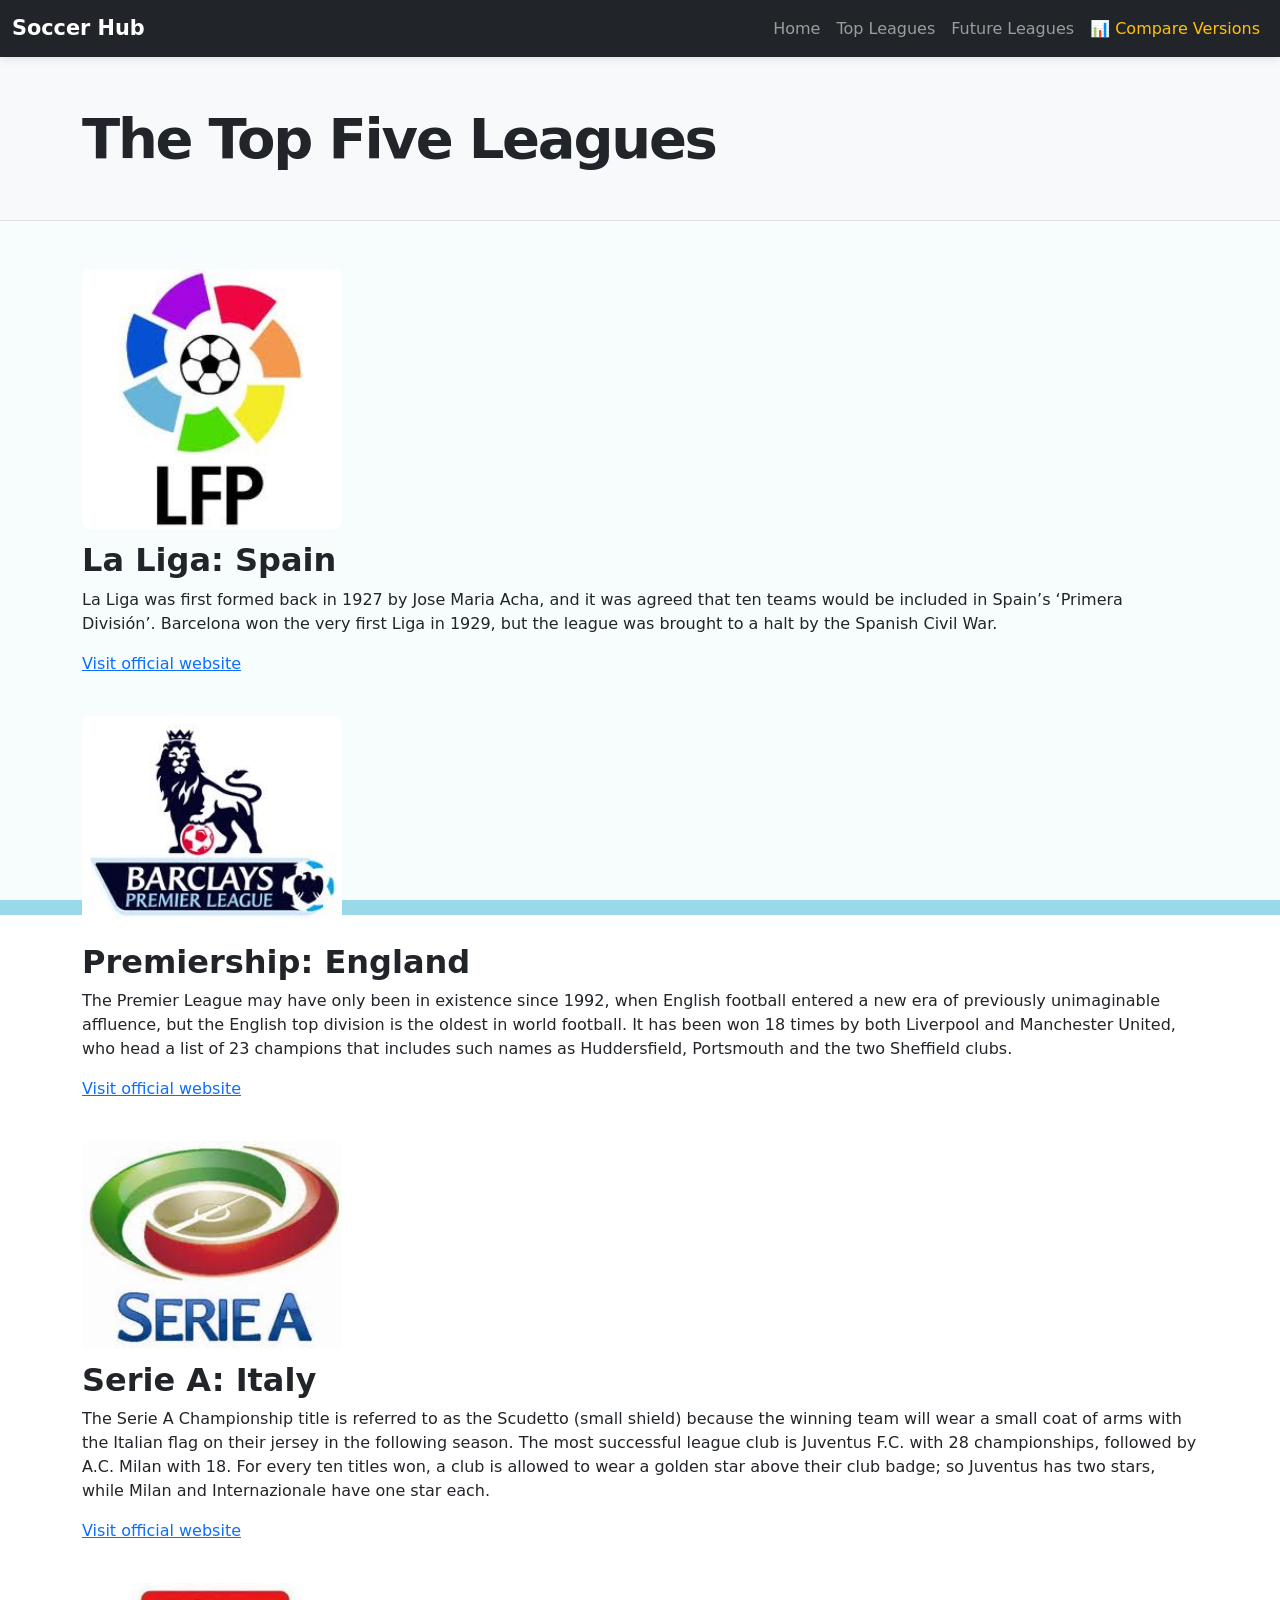
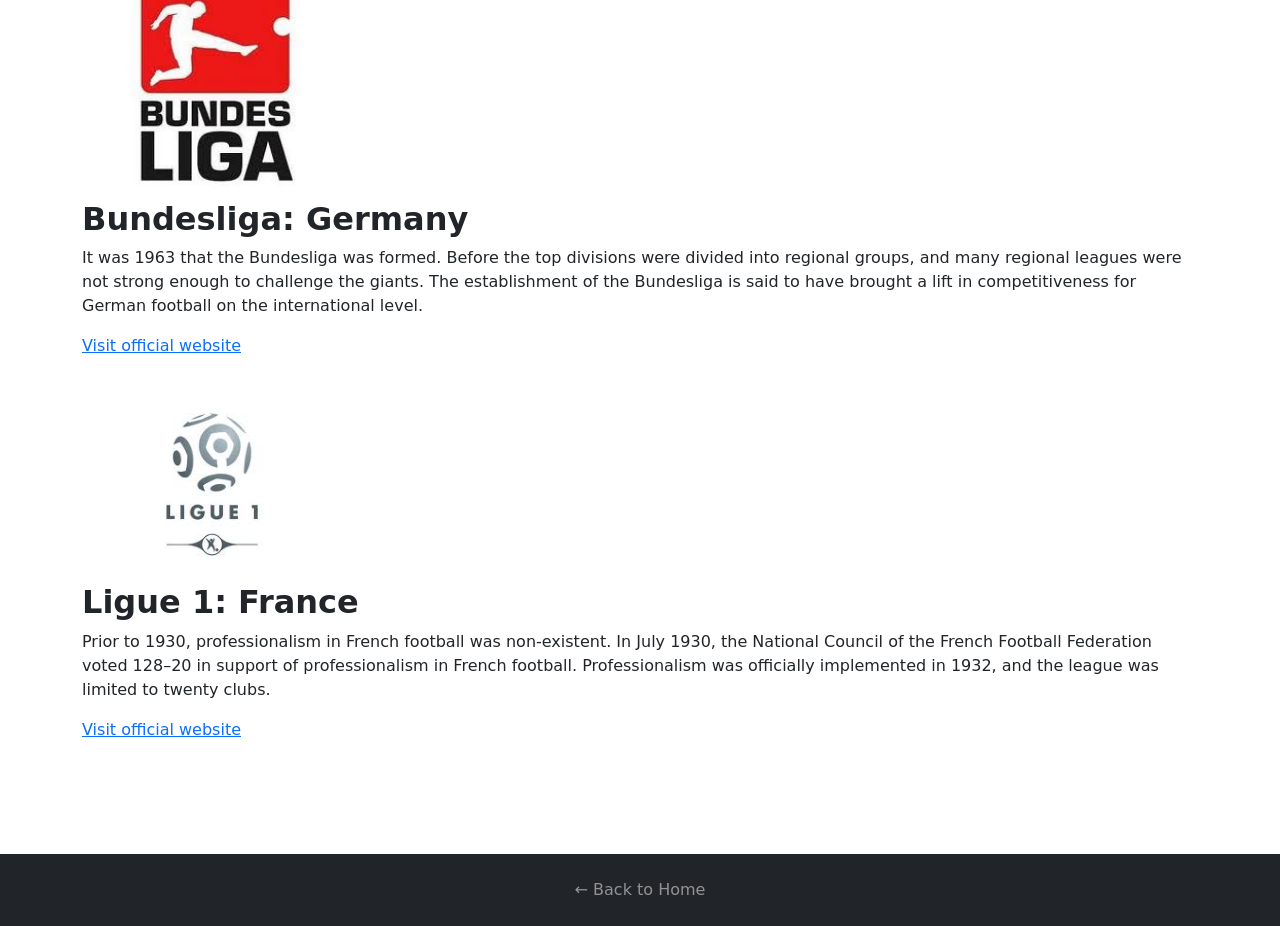
<file: site-new/topfiveleagues.htm>
<!DOCTYPE html>
<html lang="en">
<head>
  <meta charset="utf-8">
  <meta name="viewport" content="width=device-width, initial-scale=1.0">
  <title>The Top Five Leagues</title>
  <link href="https://cdn.jsdelivr.net/npm/bootstrap@5.3.0/dist/css/bootstrap.min.css" rel="stylesheet">
  <link rel="stylesheet" href="style.css">
</head>
<body>
  <nav class="navbar navbar-expand-lg navbar-dark bg-dark">
    <div class="container-fluid">
      <a class="navbar-brand" href="Soccer.htm">Soccer Hub</a>
      <button class="navbar-toggler" type="button" data-bs-toggle="collapse" data-bs-target="#navbarNav">
        <span class="navbar-toggler-icon"></span>
      </button>
      <div class="collapse navbar-collapse" id="navbarNav">
        <ul class="navbar-nav ms-auto">
          <li class="nav-item"><a class="nav-link" href="Soccer.htm">Home</a></li>
          <li class="nav-item"><a class="nav-link" href="topfiveleagues.htm">Top Leagues</a></li>
          <li class="nav-item"><a class="nav-link" href="futureleagues.htm">Future Leagues</a></li>
          <li class="nav-item"><a class="nav-link" href="../index.html" style="color: #ffc107 !important;">📊 Compare Versions</a></li>
        </ul>
      </div>
    </div>
  </nav>
  <div class="page-wrapper">
    <header class="site-header py-5 bg-light">
      <div class="container">
        <h1 class="display-4">The Top Five Leagues</h1>
      </div>
    </header>

    <main>
      <section class="league-grid py-5">
        <div class="container">
          <div class="row g-4">
        <article class="league">
          <div class="league-meta">
            <div class="league-image">
              <a href="https://www.laliga.com/en-GB" target="_blank" rel="noopener">
                <img src="Image/laliga.jpg" alt="La Liga logo">
              </a>
            </div>
            <h2>La Liga: Spain</h2>
          </div>
          <p>La Liga was first formed back in 1927 by Jose Maria Acha, and it was agreed that ten teams would be included in Spain’s ‘Primera División’. Barcelona won the very first Liga in 1929, but the league was brought to a halt by the Spanish Civil War.</p>
          <p><a class="league-link" href="https://www.laliga.com/en-GB" target="_blank" rel="noopener">Visit official website</a></p>
        </article>

        <article class="league">
          <div class="league-meta">
            <div class="league-image">
              <a href="https://www.premierleague.com/" target="_blank" rel="noopener">
                <img src="Image/Premership.jpg" alt="Premier League logo">
              </a>
            </div>
            <h2>Premiership: England</h2>
          </div>
          <p>The Premier League may have only been in existence since 1992, when English football entered a new era of previously unimaginable affluence, but the English top division is the oldest in world football. It has been won 18 times by both Liverpool and Manchester United, who head a list of 23 champions that includes such names as Huddersfield, Portsmouth and the two Sheffield clubs.</p>
          <p><a class="league-link" href="https://www.premierleague.com/" target="_blank" rel="noopener">Visit official website</a></p>
        </article>

        <article class="league">
          <div class="league-meta">
            <div class="league-image">
              <a href="http://www.football-italia.net/" target="_blank" rel="noopener">
                <img src="Image/SeriA.jpg" alt="Serie A logo">
              </a>
            </div>
            <h2>Serie A: Italy</h2>
          </div>
          <p>The Serie A Championship title is referred to as the Scudetto (small shield) because the winning team will wear a small coat of arms with the Italian flag on their jersey in the following season. The most successful league club is Juventus F.C. with 28 championships, followed by A.C. Milan with 18. For every ten titles won, a club is allowed to wear a golden star above their club badge; so Juventus has two stars, while Milan and Internazionale have one star each.</p>
          <p><a class="league-link" href="http://www.football-italia.net/" target="_blank" rel="noopener">Visit official website</a></p>
        </article>

        <article class="league">
          <div class="league-meta">
            <div class="league-image">
              <a href="http://www.bundesliga.com/en/" target="_blank" rel="noopener">
                <img src="Image/bundesliga.jpg" alt="Bundesliga logo">
              </a>
            </div>
            <h2>Bundesliga: Germany</h2>
          </div>
          <p>It was 1963 that the Bundesliga was formed. Before the top divisions were divided into regional groups, and many regional leagues were not strong enough to challenge the giants. The establishment of the Bundesliga is said to have brought a lift in competitiveness for German football on the international level.</p>
          <p><a class="league-link" href="http://www.bundesliga.com/en/" target="_blank" rel="noopener">Visit official website</a></p>
        </article>

        <article class="league">
          <div class="league-meta">
            <div class="league-image">
              <a href="http://www.ligue1.com/" target="_blank" rel="noopener">
                <img src="Image/lique1.jpg" alt="Ligue 1 logo">
              </a>
            </div>
            <h2>Ligue 1: France</h2>
          </div>
          <p>Prior to 1930, professionalism in French football was non-existent. In July 1930, the National Council of the French Football Federation voted 128–20 in support of professionalism in French football. Professionalism was officially implemented in 1932, and the league was limited to twenty clubs.</p>
          <p><a class="league-link" href="http://www.ligue1.com/" target="_blank" rel="noopener">Visit official website</a></p>
        </article>
      </section>
    </main>

    <footer class="site-footer bg-dark text-white py-4 mt-5">
      <div class="container text-center">
        <p class="mb-0"><a href="Soccer.htm" class="text-white-50 text-decoration-none">← Back to Home</a></p>
      </div>
    </footer>
  </div>
  <script src="https://cdn.jsdelivr.net/npm/bootstrap@5.3.0/dist/js/bootstrap.bundle.min.js"></script>
</body>
</html>
</file>
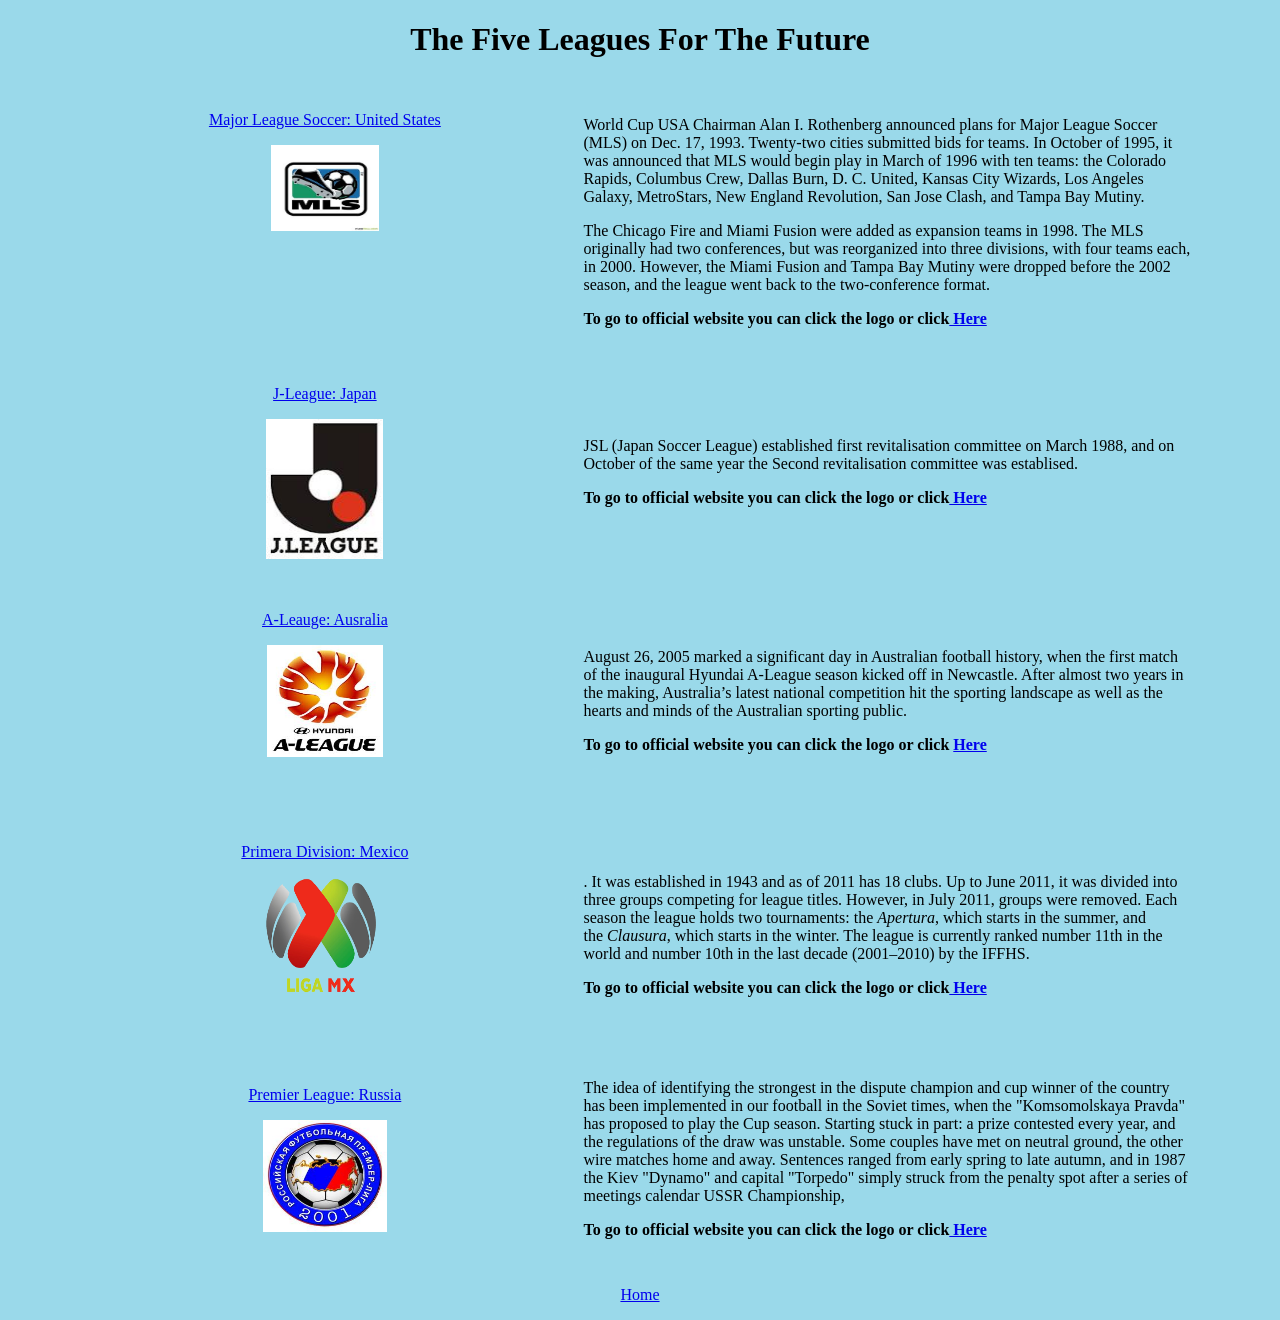
<file: site-old/futureleagues.htm>
<!DOCTYPE html PUBLIC "-//W3C//DTD XHTML 1.0 Transitional//EN" "http://www.w3.org/TR/xhtml1/DTD/xhtml1-transitional.dtd">
<html xmlns="http://www.w3.org/1999/xhtml">
<head>
<meta http-equiv="Content-Type" content="text/html; charset=utf-8" />
<title>The Future Leagues</title>
</head>

<body background="Image/background.jpg">
<h1 align="center">The Five Leagues For The Future
</h1>
<table width="90%" border="0" align="center" cellpadding="5" cellspacing="10" summary="This is the table of the five leagues for the future. This table has two rows and five columns.">
  <tr>
    <td width="44%"><p align="center"><a href="http://www.mlssoccer.com/" target="_new">Major League Soccer: United States</a></p>
      <p align="center"><img src="Image/mjs.jpg" width="108" height="86" alt="mjs" longdesc="Image/mjs.jpg" /></p>
    <p align="center">&nbsp;</p>
    <p>&nbsp;</p>
    <p>&nbsp;</p></td>
    <td width="56%"><p>World Cup USA Chairman Alan I. Rothenberg announced plans for Major League Soccer (MLS) on Dec. 17, 1993. Twenty-two cities submitted bids for teams. In October of 1995, it was announced that MLS would begin play in March of 1996 with ten teams: the Colorado Rapids, Columbus Crew, Dallas Burn, D. C. United, Kansas City Wizards, Los Angeles Galaxy, MetroStars, New England Revolution, San Jose Clash, and Tampa Bay Mutiny.</p>
    <p>The Chicago Fire and Miami Fusion were added as expansion teams in 1998. The MLS originally had two conferences, but was reorganized into three divisions, with four teams each, in 2000. However, the Miami Fusion and Tampa Bay Mutiny were dropped before the 2002 season, and the league went back to the two-conference format.</p>
    <p><strong>To go to  official website you can click the logo or click<a href="http://www.mlssoccer.com/" target="_new"> Here</a></strong></p></td>
  </tr>
  <tr>
    <td><div align="center">
      <p><a href="http://www.j-league.or.jp/eng/history/" target="_new">J-League: Japan</a></p>
      <p><img src="Image/j-league.jpg" width="117" height="140" alt="J-league" longdesc="Image/j-league.jpg" /></p>
    </div></td>
    <td><p>JSL (Japan Soccer League) established first revitalisation committee on March 1988, and on October of the same year the Second revitalisation committee was establised.</p>
    <p><strong>To go to  official website you can click the logo or click<a href="http://www.j-league.or.jp/eng/history/" target="_new"> Here</a></strong></p></td>
  </tr>
  <tr>
    <td><div align="center">
      <p><a href="http://www.footballaustralia.com.au/aleague/history" target="_new">A-Leauge: Ausralia</a></p>
      <p><img src="Image/A-league.jpg" alt="A-league" width="116" height="112" align="middle" longdesc="Image/A-league.jpg" /></p>
    </div>
    <p>&nbsp;</p></td>
    <td><p>August 26, 2005 marked a significant day in Australian football history, when the first match of the inaugural Hyundai A-League season kicked off in Newcastle. After almost two years in the making, Australia&rsquo;s latest national competition hit the sporting landscape as well as the hearts and minds of the Australian sporting public.</p>
    <p><strong>To go to  official website you can click the logo or click <a href="http://www.footballaustralia.com.au/aleague/history" target="_new">Here</a></strong></p></td>
  </tr>
  <tr>
    <td><div align="center">
      <p><a href="http://www.ligamx.net/home/" target="_new">Primera Division: Mexico</a></p>
      <p><img src="Image/Liga_MX_logo.png" alt="mexico" width="133" height="116" align="middle" longdesc="Image/Liga_MX_logo.png" /></p>
    </div>
    <p>&nbsp;</p></td>
    <td><p>. It was established in 1943 and as of 2011 has 18 clubs. Up to June 2011, it was divided into three groups competing for league titles. However, in July 2011, groups were removed. Each season the league holds two tournaments: the <em>Apertura</em>, which starts in the summer, and the <em>Clausura</em>, which starts in the winter. The league is currently ranked number 11th in the world and number 10th in the last decade (2001–2010) by the IFFHS.</p>
    <p><strong>To go to  official website you can click the logo or click<a href="http://www.ligamx.net/home/" target="_new"> Here</a></strong></p></td>
  </tr>
  <tr>
    <td><div align="center">
      <p><a href="http://eng.rfpl.org/index.php/" target="_new">Premier League: Russia </a></p>
      <p><img src="Image/premier league.jpg" width="124" height="112" alt="premier league" longdesc="Image/premier league.jpg" /></p>
    </div></td>
    <td><p>The idea of ​​identifying the strongest in the dispute champion and cup winner of the country has been implemented in our football in the Soviet times, when the &quot;Komsomolskaya Pravda&quot; has proposed to play the Cup season. Starting stuck in part: a prize contested every year, and the regulations of the draw was unstable. Some couples have met on neutral ground, the other wire matches home and away. Sentences ranged from early spring to late autumn, and in 1987 the Kiev &quot;Dynamo&quot; and capital &quot;Torpedo&quot; simply struck from the penalty spot after a series of meetings calendar USSR Championship,</p>
    <p><strong>To go to  official website you can click the logo or click<a href="http://eng.rfpl.org/index.php/" target="_new"> Here</a></strong></p></td>
  </tr>
</table>
<p align="center">	<a href="Soccer.htm">Home</a></p>
</body>
</html>
</file>
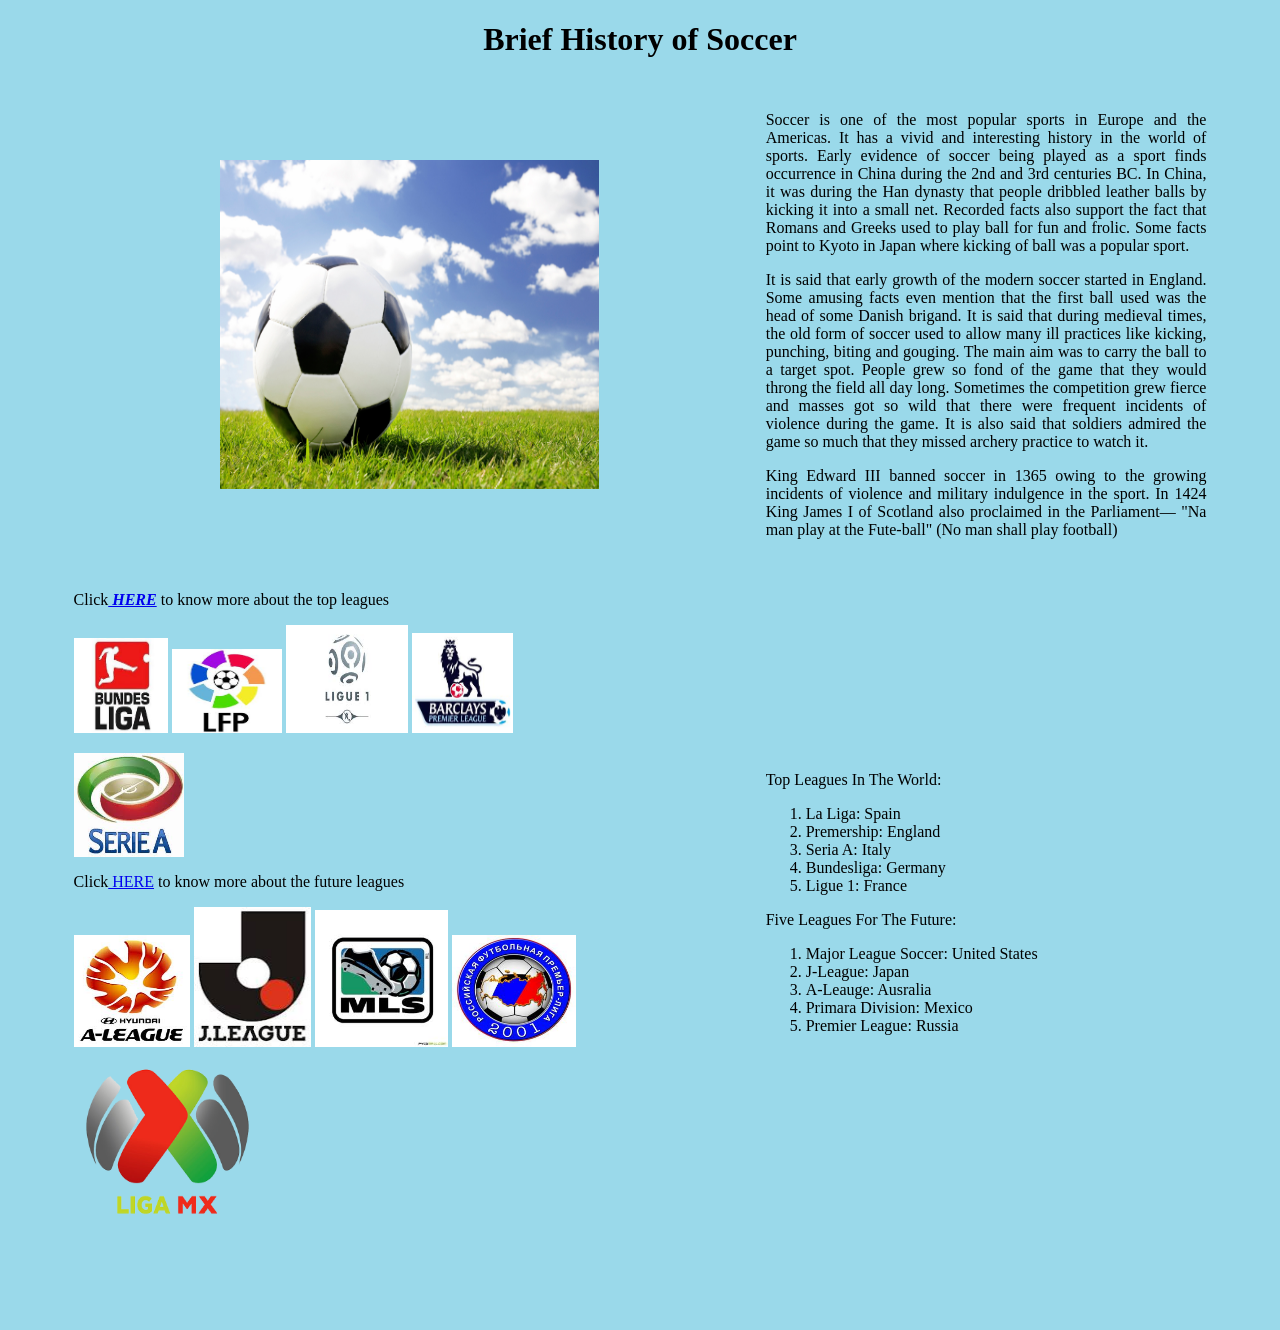
<file: site-old/Soccer.htm>
<!DOCTYPE html PUBLIC "-//W3C//DTD XHTML 1.0 Transitional//EN" "http://www.w3.org/TR/xhtml1/DTD/xhtml1-transitional.dtd">
<html xmlns="http://www.w3.org/1999/xhtml">
<head>
<meta http-equiv="Content-Type" content="text/html; charset=utf-8" />
<title>Brief History of Soccer</title>
</head>

<body background="Image/background.jpg">
<h1 align="center"><strong>Brief History of Soccer</strong></h1>
<table width="92%" border="0" align="center" cellpadding="5" cellspacing="10">
  <tr>
    <td width="553" height="50" align="center"><img src="Image/soccer.jpg" width="379" height="329" alt="soccer" longdesc="Neil Hoang-Dreamweaver 3-webpage project/Image/soccer.jpg" /></td>
    <td width="362" height="50"><p align="justify">Soccer is one of the most popular sports in Europe and the Americas. It has a vivid and interesting history in the world of sports. Early evidence of soccer being played as a sport finds occurrence in China during the 2nd and 3rd centuries BC. In China, it was during the Han dynasty that people dribbled leather balls by kicking it into a small net. Recorded facts also support the fact that Romans and Greeks used to play ball for fun and frolic. Some facts point to Kyoto in Japan where kicking of ball was a popular sport.</p>
      <p align="justify">It is said that early growth of the modern soccer started in England. Some amusing facts even mention that the first ball used was the head of some Danish brigand. It is said that during medieval times, the old form of soccer used to allow many ill practices like kicking, punching, biting and gouging. The main aim was to carry the ball to a target spot. People grew so fond of the game that they would throng the field all day long. Sometimes the competition grew fierce and masses got so wild that there were frequent incidents of violence during the game. It is also said that soldiers admired the game so much that they missed archery practice to watch it.</p>
    <p align="justify">King Edward III banned soccer in 1365 owing to the growing incidents of violence and military indulgence in the sport. In 1424 King James I of Scotland also proclaimed in the Parliament— &quot;Na man play at the Fute-ball&quot; (No man shall play football)</p></td>
  </tr>
  <tr>
    <td><p>Click<a href="topfiveleagues.htm" target="_new"><strong><em> HERE</em></strong></a> to know more about the top leagues</p>
      <p><img src="Image/bundesliga.jpg" width="94" height="95" alt="Bundeslia" longdesc="Neil Hoang-Dreamweaver 3-webpage project/Image/bundesliga.jpg" /> <img src="Image/laliga.jpg" width="110" height="84" alt="laliga" longdesc="Neil Hoang-Dreamweaver 3-webpage project/Image/laliga.jpg" />  <img src="Image/lique1.jpg" width="122" height="108" alt="lique1" longdesc="Neil Hoang-Dreamweaver 3-webpage project/Image/lique1.jpg" /> <img src="Image/Premership.jpg" width="101" height="100" alt="Premership" longdesc="Neil Hoang-Dreamweaver 3-webpage project/Image/Premership.jpg" /></p>
    <p><img src="Image/SeriA.jpg" width="110" height="104" alt="SerieA" longdesc="Neil Hoang-Dreamweaver 3-webpage project/Image/SeriA.jpg" /></p>
    <p>Click<a href="futureleagues.htm" target="_blank"> HERE</a> to know more about the future leagues</p>
    <p><img src="Image/A-league.jpg" width="116" height="112" alt="A-league" longdesc="Image/A-league.jpg" /> <img src="Image/j-league.jpg" width="117" height="140" alt="J-league" longdesc="Image/j-league.jpg" /> <img src="Image/mjs.jpg" width="133" height="137" alt="mjs" longdesc="Image/mjs.jpg" /> <img src="Image/premier league.jpg" width="124" height="112" alt="premier league" longdesc="Image/premier league.jpg" /> </p>
    <p><img src="Image/Liga_MX_logo.png" width="197" height="148" alt="mexico" longdesc="Image/Liga_MX_logo.png" /></p>
    <p>&nbsp;</p></td>
    <td width="362" height="333"><p>Top Leagues In The World:</p>
      <ol>
        <li> La Liga: Spain<br />
          </li>
        <li>Premership: England<br />
          </li>
        <li>Seria A: Italy<br />
          </li>
        <li>Bundesliga: Germany<br />
          </li>
        <li>Ligue 1: France</li>
      </ol>
    <p>Five Leagues For The Future:</p>
    <ol>
      <li>Major League Soccer: United States<br />
        </li>
      <li>J-League: Japan<br />
        </li>
      <li>A-Leauge: Ausralia<br />
        </li>
      <li>Primara Division: Mexico<br />
        </li>
      <li>Premier League: Russia <br />
      </li>
    </ol>
    <p>&nbsp;</p></td>
  </tr>
</table>
<p align="center">&nbsp;</p>
</body>
</html>
</file>
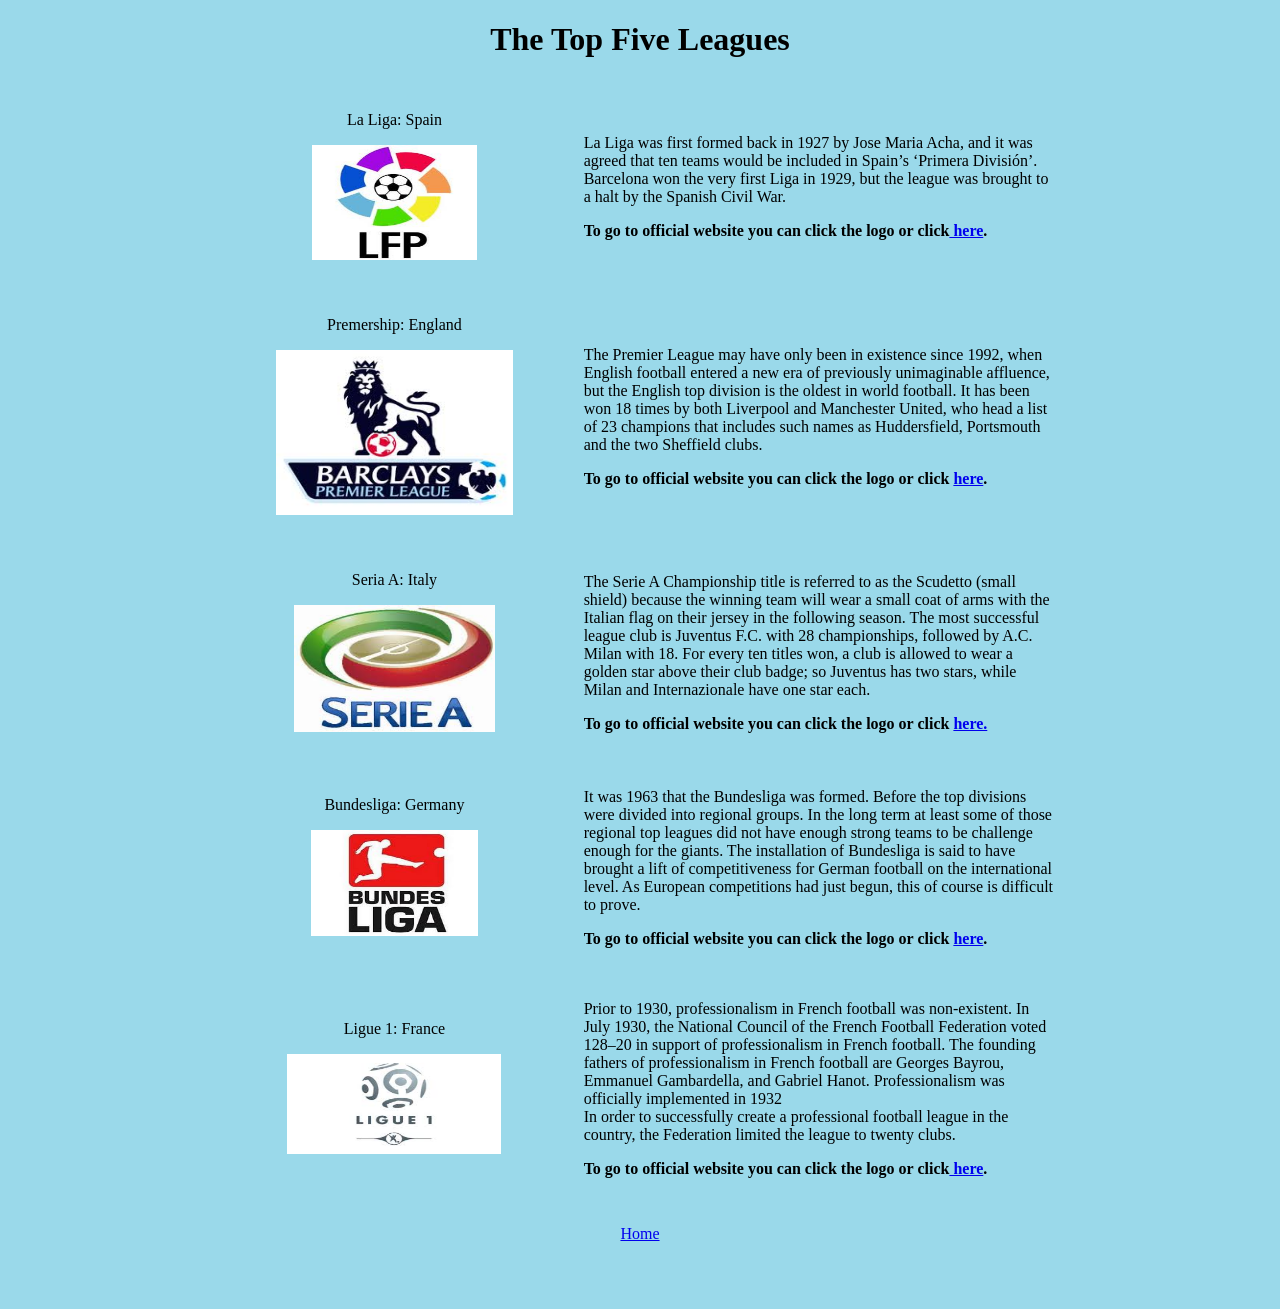
<file: site-old/topfiveleagues.htm>
<!DOCTYPE HTML>
<html>
<head>
<meta charset="utf-8">
<title>The top five leagues</title>
</head>

<body background="Image/background.jpg">
<h1 align="center">The Top Five Leagues</h1>
<table width="68%" border="0" align="center" cellpadding="5" cellspacing="10">
  <tr>
    <td width="42%" align="center"> <p>La Liga: Spain</p>
    <p><a href="http://www.ligabbva.com/co02/" target="_new"><img src="Image/laliga.jpg" width="165" height="115" alt="laliga" longdesc="Image/laliga.jpg"></a></p></td>
    <td width="58%"><p>La Liga was first formed back in 1927 by Jose Maria Acha, and it was agreed that ten teams would be included in Spain&rsquo;s &lsquo;Primera División&rsquo;. Barcelona won the very first Liga in 1929, but the league was brought to a halt by the Spanish Civil War.</p>
    <p><strong>To go to official website you can click the logo or click<a href="http://www.ligabbva.com/co02/" target="_new"> here</a>.</strong></p></td>
  </tr>
  <tr>
    <td align="center"><p>Premership: England</p>
    <p><a href="http://www.premierleague.com/en-gb.html" target="_new"><img src="Image/Premership.jpg" width="237" height="165" alt="premership" longdesc="Image/Premership.jpg"></a></p></td>
    <td><p>The Premier League may have only been in existence since 1992, when English football entered a new era of previously unimaginable affluence, but the English top division is the oldest in world football. It has been won 18 times by both Liverpool and Manchester United, who head a list of 23 champions that includes such names as Huddersfield, Portsmouth and the two Sheffield clubs.</p>
    <p><strong>To go to  official website you can click the logo or click <a href="http://www.ligabbva.com/co02/" target="_new">here</a>.</strong></p></td>
  </tr>
  <tr>
    <td align="center"><p>Seria A: Italy</p>
    <p><a href="http://www.football-italia.net/" target="_new"><img src="Image/SeriA.jpg" width="201" height="127" alt="Serie A" longdesc="Image/SeriA.jpg"></a></p></td>
    <td><p>The Serie A Championship title is referred to as the Scudetto (small shield) because the winning team will wear a small coat of arms with the Italian flag on their jersey in the following season. The most successful league club is Juventus F.C. with 28 championships, followed by A.C. Milan with 18. For every ten titles won, a club is allowed to wear a golden star above their club badge; so Juventus has two stars, while Milan and Internazionale have one star each.</p>
    <p><strong>To go to  official website you can click the logo or click <a href="http://www.football-italia.net/" target="_new">here.</a></strong></p></td>
  </tr>
  <tr>
    <td align="center"><p>Bundesliga: Germany</p>
    <p><a href="http://www.bundesliga.com/en/" target="_new"><img src="Image/bundesliga.jpg" width="167" height="106" alt="bundesliga" longdesc="Image/bundesliga.jpg"></a></p></td>
    <td><p>It was 1963 that the Bundesliga was formed. Before the top divisions were divided into regional groups. In the long term at least some of those regional top leagues did not have enough strong teams to be challenge enough for the giants. The installation of Bundesliga is said to have brought a lift of competitiveness for German football on the international level. As European competitions had just begun, this of course is difficult to prove.</p>
    <p><strong>To go to  official website you can click the logo or click <a href="http://www.bundesliga.com/en/" target="_new">here</a>.</strong></p></td>
  </tr>
  <tr>
    <td align="center"><p>Ligue 1: France</p>
    <p><a href="http://www.ligue1.com/" target="_new"><img src="Image/lique1.jpg" width="214" height="100" alt="ligue1" longdesc="Image/lique1.jpg"></a></p></td>
    <td><p>Prior to 1930,&nbsp;professionalism&nbsp;in&nbsp;French  football&nbsp;was non-existent. In July 1930, the&nbsp;National Council&nbsp;of  the&nbsp;French Football Federation&nbsp;voted 128–20 in support of  professionalism in French football. The founding fathers of professionalism in  French football are Georges Bayrou, Emmanuel Gambardella, and&nbsp;Gabriel  Hanot. Professionalism was officially implemented in 1932<br>
In order to successfully create a professional football  league in the country, the Federation limited the league to twenty clubs.</p>
    <p><strong>To go to official website you can click the logo or click<a href="http://www.ligue1.com/"> here</a>.</strong></p></td>
  </tr>
</table>
<p align="center"><a href="Soccer.htm">Home</a></p>
<table width="78%" border="0" align="center" cellpadding="5" cellspacing="10">
</table>
<table width="53%" border="0" cellspacing="10" cellpadding="5" summary="This is the tables of five major leagues. This table has one row and five columns
">
  <tr>
    </tr><tr>
  </tr>
</table>
<p align="center">&nbsp;</p>
</body>
</html>
</file>
<file: style.css>
/* Shared responsive styles for the Soccer pages */
:root {
  color-scheme: light;
  font-family: Inter, system-ui, -apple-system, BlinkMacSystemFont, "Segoe UI", sans-serif;
  line-height: 1.6;
  color: #222;
  background-color: #f4f4f4;
}

* {
  box-sizing: border-box;
}

html {
  scroll-behavior: smooth;
}

body {
  margin: 0;
  min-height: 100vh;
  background: linear-gradient(180deg, rgba(255,255,255,0.92), rgba(255,255,255,0.92)),
    url("Image/background.jpg") center/cover no-repeat fixed;
}

.page-wrapper {
  width: min(1200px, 100%);
  margin: 0 auto;
  padding: 1rem 1.25rem 2rem;
}

.site-header,
.site-footer {
  text-align: center;
  margin-bottom: 1.5rem;
}

.site-header h1 {
  margin: 0;
  font-size: clamp(2rem, 4vw, 3.25rem);
  letter-spacing: -0.04em;
}

.site-footer {
  font-size: 0.95rem;
}

.site-footer a {
  color: #1155cc;
  text-decoration: none;
}

.site-footer a:hover,
.site-footer a:focus-visible {
  text-decoration: underline;
}

.main-grid,
.card-grid,
.league-grid {
  display: grid;
  gap: 1.5rem;
}

.league-grid {
  grid-template-columns: repeat(auto-fit, minmax(280px, 1fr));
}

.league-logos {
  display: grid;
  gap: 1rem;
  grid-template-columns: repeat(auto-fit, minmax(100px, 1fr));
  align-items: center;
}

.league-logos img {
  max-height: 100px;
  object-fit: contain;
}

.main-grid {
  grid-template-columns: 1.1fr 0.9fr;
  align-items: start;
}

.hero-image img,
.card-image img,
.league-image img {
  width: 100%;
  height: auto;
  display: block;
  border-radius: 0.75rem;
}

.hero-image {
  max-width: 600px;
  margin: 0 auto;
}

.content p,
.card p,
.league-description {
  margin: 0 0 1rem;
}

.card-grid {
  grid-template-columns: repeat(auto-fit, minmax(250px, 1fr));
}

.card {
  background: rgba(255,255,255,0.92);
  border: 1px solid rgba(0,0,0,0.08);
  border-radius: 1rem;
  padding: 1.25rem;
  box-shadow: 0 8px 20px rgba(15, 23, 42, 0.05);
}

.card h2 {
  margin-top: 0;
  font-size: 1.25rem;
}

.card a,
.league-link,
.text-link {
  color: #0b63ce;
  text-decoration: none;
  font-weight: 600;
}

.card a:hover,
.league-link:hover,
.text-link:hover,
.card a:focus-visible,
.league-link:focus-visible,
.text-link:focus-visible {
  text-decoration: underline;
}

.league-grid {
  grid-template-columns: 1fr;
}

.league {
  display: grid;
  gap: 1rem;
  padding: 1.25rem;
  background: rgba(255,255,255,0.92);
  border: 1px solid rgba(0,0,0,0.08);
  border-radius: 1rem;
}

.league h2 {
  margin: 0;
  font-size: 1.35rem;
}

.league-meta {
  display: grid;
  gap: 1rem;
}

.league-meta .league-image {
  max-width: 260px;
}

.league-description {
  margin: 0;
}

.top-list {
  display: grid;
  gap: 1.25rem;
}

.top-list article {
  background: rgba(255,255,255,0.94);
  border: 1px solid rgba(0,0,0,0.08);
  border-radius: 1rem;
  padding: 1.25rem;
}

.top-list ol {
  margin: 0;
  padding-left: 1.2rem;
}

.top-list li {
  margin-bottom: 0.75rem;
}

@media (max-width: 860px) {
  .main-grid {
    grid-template-columns: 1fr;
  }
}

@media (max-width: 580px) {
  .page-wrapper {
    padding: 0.75rem 1rem 1.5rem;
  }

  .card {
    padding: 1rem;
  }
}
</file>
<file: site-new/style.css>
/* Bootstrap complementary styles for the Soccer pages */
:root {
  color-scheme: light;
  font-family: Inter, system-ui, -apple-system, BlinkMacSystemFont, "Segoe UI", sans-serif;
  line-height: 1.6;
  color: #222;
}

html {
  scroll-behavior: smooth;
}

body {
  background: linear-gradient(180deg, rgba(255,255,255,0.92), rgba(255,255,255,0.92)),
    url("Image/background.jpg") center/cover no-repeat fixed;
  background-attachment: fixed;
}

.page-wrapper {
  min-height: calc(100vh - 200px);
}

.site-header {
  border-bottom: 1px solid rgba(0,0,0,0.1);
}

.site-header h1 {
  margin: 0;
  font-weight: 700;
  letter-spacing: -0.04em;
}

.navbar {
  box-shadow: 0 2px 8px rgba(0,0,0,0.1);
}

.navbar-brand {
  font-weight: 700;
  font-size: 1.3rem;
}

.card {
  transition: transform 0.2s, box-shadow 0.2s;
  border: none;
  background: rgba(255,255,255,0.98);
}

.card:hover {
  transform: translateY(-4px);
  box-shadow: 0 12px 24px rgba(15, 23, 42, 0.12) !important;
}

.card-image img,
.league-image img {
  width: 100%;
  height: auto;
  display: block;
  border-radius: 0.5rem;
  object-fit: contain;
}

.league-image {
  max-width: 260px;
}

.league-meta {
  display: flex;
  flex-direction: column;
  gap: 0.75rem;
}

.league-logos {
  display: grid;
  gap: 1rem;
  grid-template-columns: repeat(auto-fit, minmax(100px, 1fr));
  align-items: center;
}

.league-logos img {
  max-height: 100px;
  object-fit: contain;
}

.content p,
.card p,
.league-description {
  margin: 0 0 1rem;
  color: #555;
}

.card-title,
.league h2 {
  color: #212529;
  font-weight: 600;
}

.btn-primary {
  background-color: #0b63ce;
  border-color: #0b63ce;
}

.btn-primary:hover {
  background-color: #0951a4;
  border-color: #0951a4;
}

.btn-outline-primary {
  color: #0b63ce;
  border-color: #0b63ce;
}

.btn-outline-primary:hover {
  background-color: #0b63ce;
  border-color: #0b63ce;
}

.text-white-50:hover {
  color: #ffffff !important;
  transition: color 0.2s;
}

@media (max-width: 768px) {
  .display-4 {
    font-size: 2rem;
  }
  
  .card {
    margin-bottom: 1rem;
  }
}

@media (max-width: 576px) {
  .page-wrapper {
    padding: 0.75rem 0.5rem 1.5rem;
  }
  
  .navbar-brand {
    font-size: 1.1rem;
  }
  
  .card {
    padding: 0.75rem;
  }
  
  .btn-sm {
    font-size: 0.85rem;
  }
}
</file>
